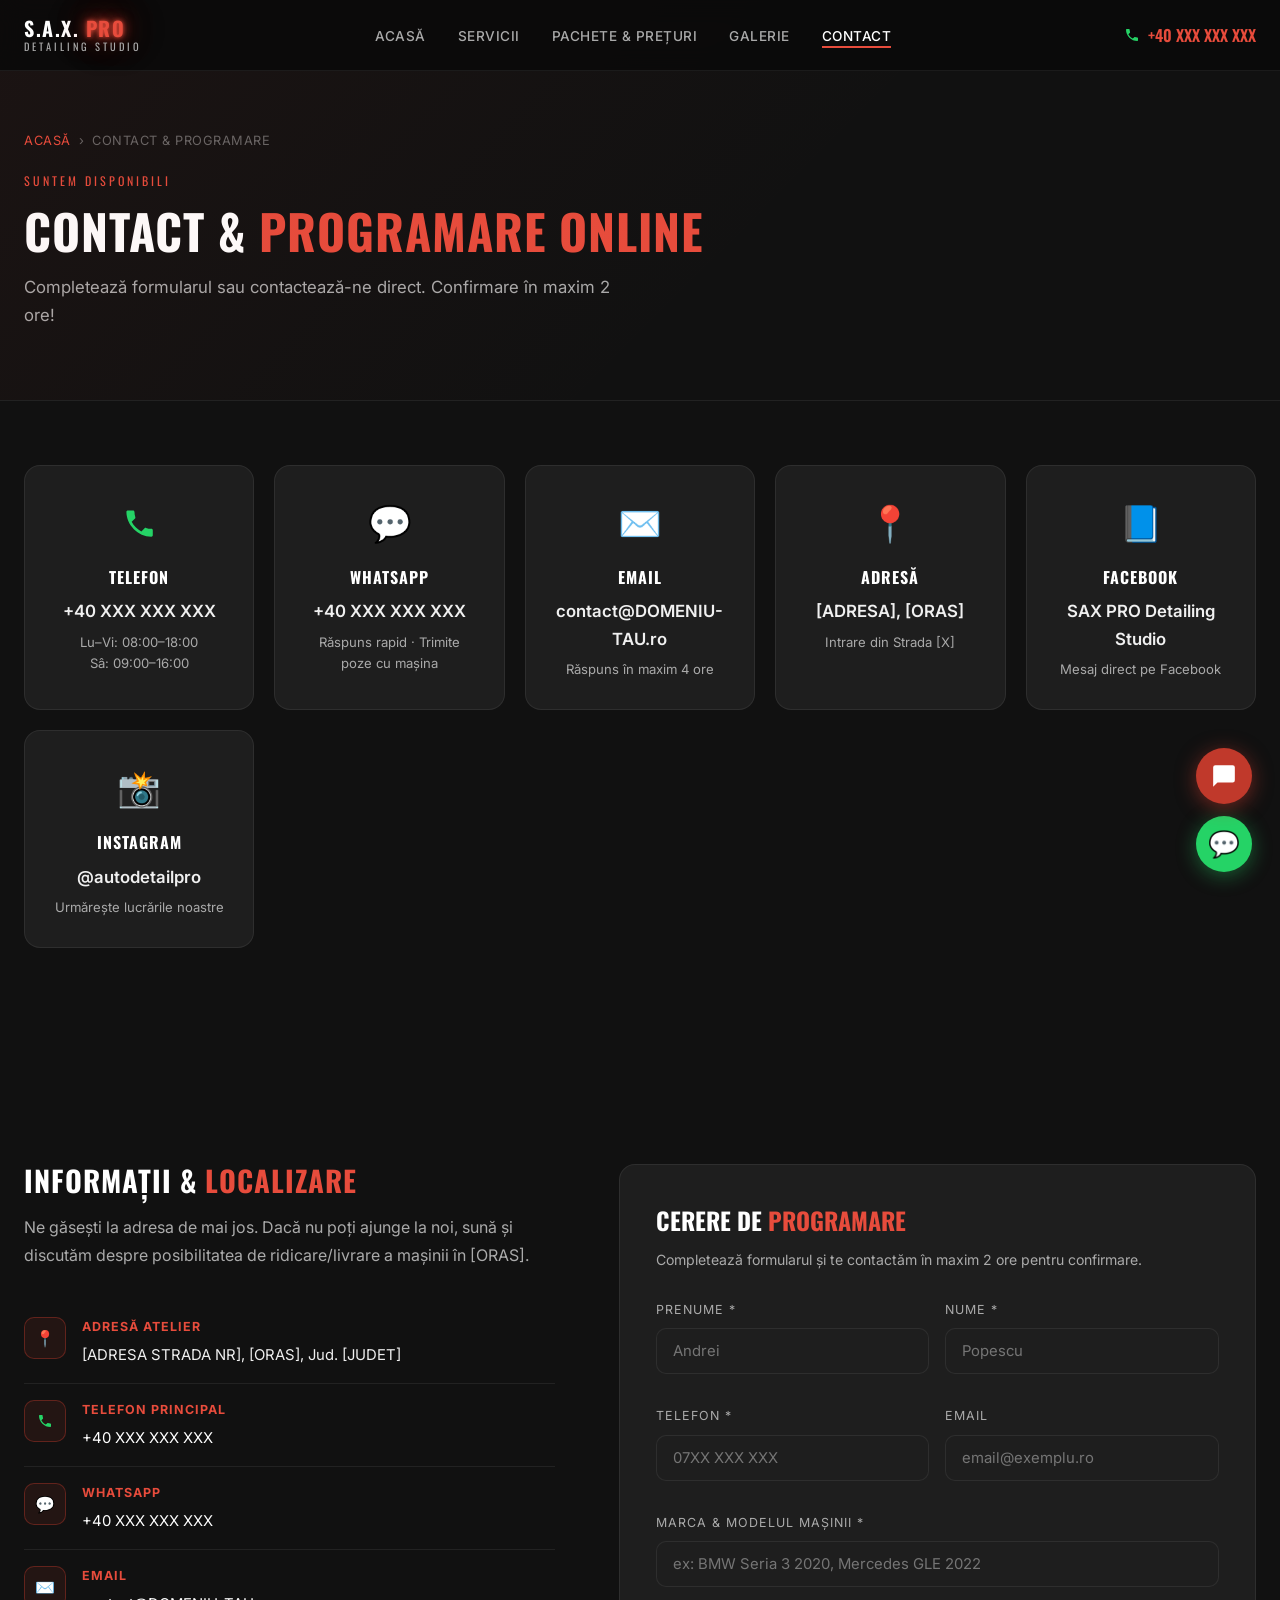
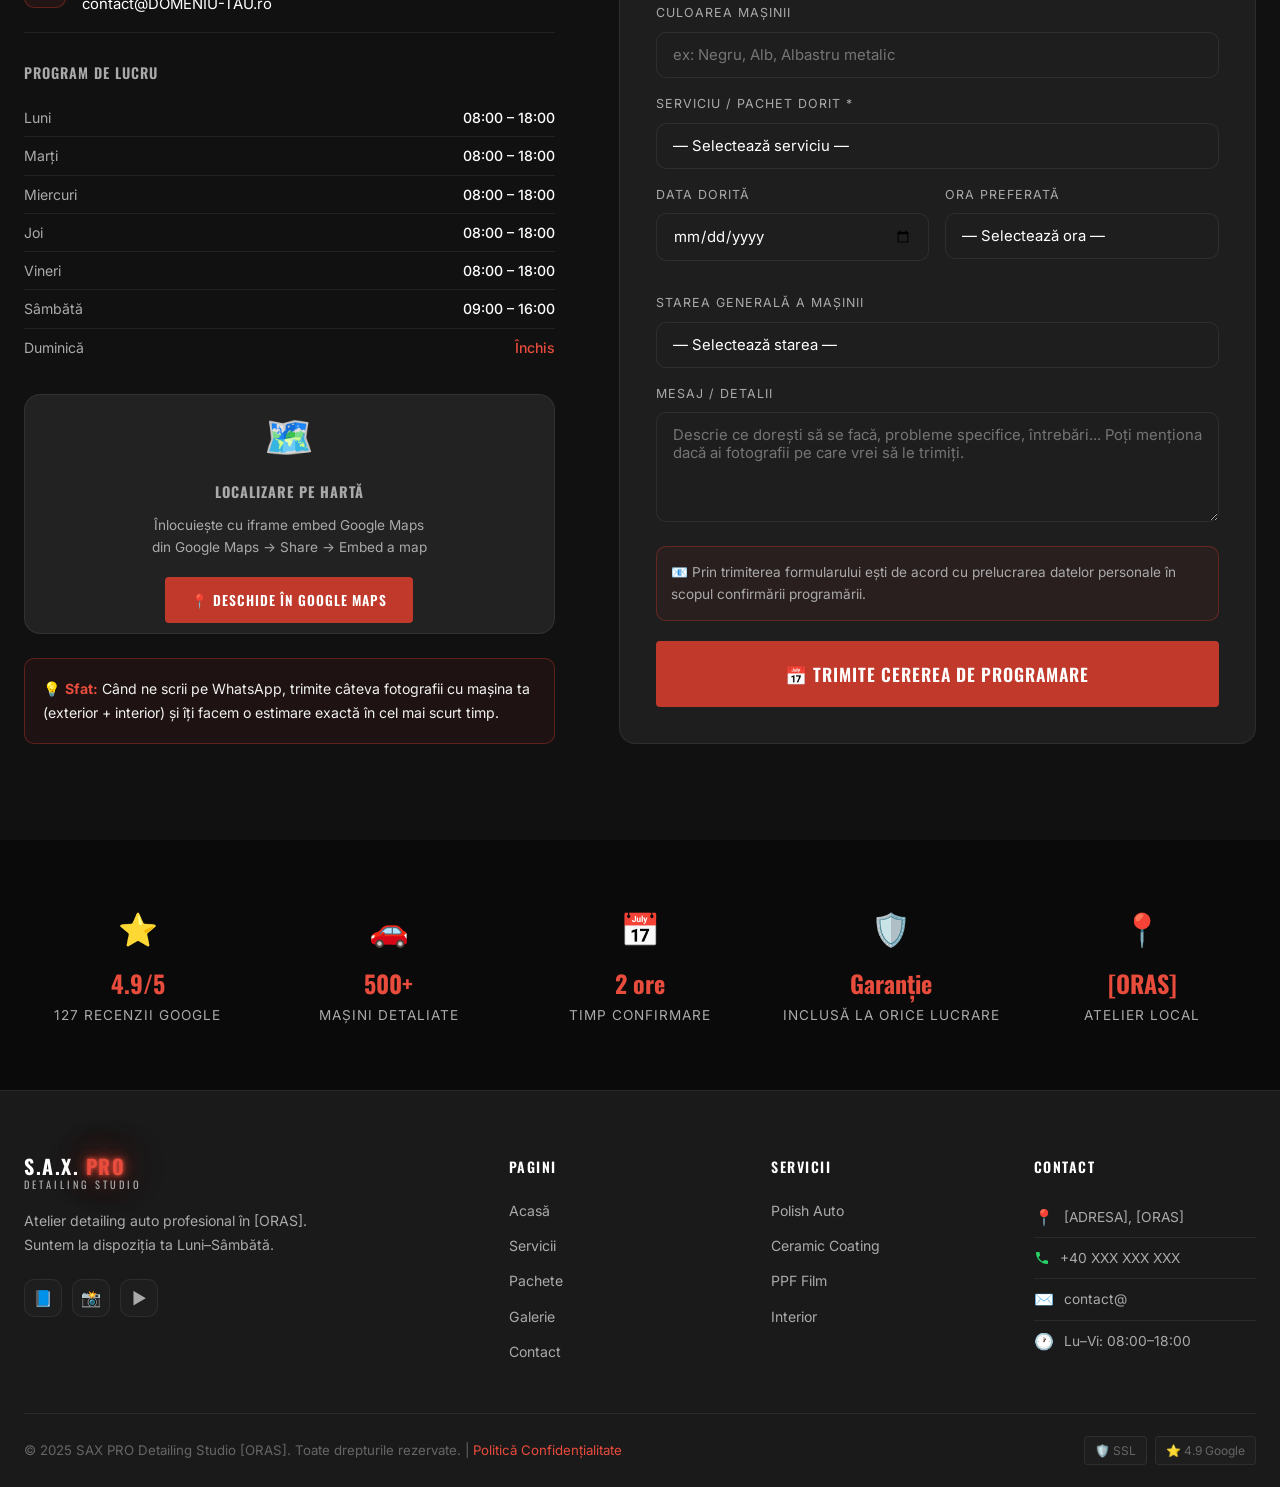
<file: website-detailing/contact.html>
﻿<!DOCTYPE html>
<html lang="ro">
<head>
  <meta charset="UTF-8">
  <meta name="viewport" content="width=device-width, initial-scale=1.0">
  <title>Contact & Programare Detailing Auto [ORAS] | SAX PRO Detailing Studio</title>
  <meta name="description" content="Programează online servicii de detailing auto în [ORAS]. Completează formularul sau sună la +40 XXX XXX XXX. Confirmare în 2 ore. Adresă: [ADRESA ORAS].">
  <meta name="keywords" content="contact detailing auto [oras], programare detailing auto, adresa atelier detailing [oras], telefon detailing auto [oras]">
  <meta name="robots" content="index, follow">
  <link rel="canonical" href="https://www.DOMENIU-TAU.ro/contact.html">
  <meta property="og:title" content="Contact & Programare | SAX PRO Detailing Studio [ORAS]">
  <meta property="og:description" content="Programează online sau sună acum. Confirmare în maxim 2 ore.">
  <meta property="og:type" content="website">
  <link rel="stylesheet" href="style.css">
  <style>
    .contact-method-card {
      background:var(--card-bg); border:1px solid var(--border); border-radius:var(--radius-lg);
      padding:28px; text-align:center; transition:var(--transition);
    }
    .contact-method-card:hover { border-color:var(--border-red); transform:translateY(-4px); box-shadow:var(--shadow-red); }
    .cm-icon { font-size:2.2rem; margin-bottom:12px; }
    .cm-title { font-family:var(--font-head); font-size:1rem; font-weight:700; text-transform:uppercase; letter-spacing:1px; margin-bottom:8px; }
    .cm-value { font-size:1.05rem; color:var(--off-white); font-weight:600; }
    .cm-desc { font-size:0.82rem; color:var(--gray); margin-top:6px; }
  </style>
  <script type="application/ld+json">
  {
    "@context": "https://schema.org",
    "@type": "BreadcrumbList",
    "itemListElement": [
      {"@type":"ListItem","position":1,"name":"Acasă","item":"https://www.DOMENIU-TAU.ro/"},
      {"@type":"ListItem","position":2,"name":"Contact","item":"https://www.DOMENIU-TAU.ro/contact.html"}
    ]
  }
  </script>
</head>
<body>

<nav class="navbar" id="navbar">
  <div class="container">
    <div class="nav-inner">
      <a href="index.html" class="nav-logo">
        <div class="logo-text"><span style="color:#fff">S.A.X.</span> <span class="neon-red">PRO</span><span class="logo-sub">detailing studio</span></div>
      </a>
      <ul class="nav-links">
        <li><a href="index.html">Acasă</a></li>
        <li><a href="servicii.html">Servicii</a></li>
        <li><a href="pachete.html">Pachete & Prețuri</a></li>
        <li><a href="galerie.html">Galerie</a></li>
        <li><a href="contact.html" class="active">Contact</a></li>
      </ul>
      <a href="tel:+40XXXXXXXXX" class="nav-phone-link"><svg class="ico-phone" viewBox="0 0 24 24" fill="currentColor" aria-hidden="true"><path d="M6.6 10.8c1.4 2.8 3.8 5.1 6.6 6.6l2.2-2.2c.3-.3.7-.4 1-.2 1.1.4 2.3.6 3.6.6.6 0 1 .4 1 1V20c0 .6-.4 1-1 1C11 21 3 13 3 4c0-.6.4-1 1-1h3.5c.6 0 1 .45 1 1 0 1.3.2 2.5.6 3.6.1.3 0 .7-.2 1L6.6 10.8z"/></svg> +40 XXX XXX XXX</a>
      <button class="nav-hamburger" id="hamburger" aria-label="Meniu" aria-expanded="false">
        <span></span><span></span><span></span>
      </button>
    </div>
    <nav class="nav-mobile" id="navMobile">
      <a href="index.html">🏠 Acasă</a>
      <a href="servicii.html">🔧 Servicii</a>
      <a href="pachete.html">💎 Pachete & Prețuri</a>
      <a href="galerie.html">📸 Galerie</a>
      <a href="contact.html">📍 Contact</a>
      <a href="tel:+40XXXXXXXXX"><svg class="ico-phone" viewBox="0 0 24 24" fill="currentColor" aria-hidden="true"><path d="M6.6 10.8c1.4 2.8 3.8 5.1 6.6 6.6l2.2-2.2c.3-.3.7-.4 1-.2 1.1.4 2.3.6 3.6.6.6 0 1 .4 1 1V20c0 .6-.4 1-1 1C11 21 3 13 3 4c0-.6.4-1 1-1h3.5c.6 0 1 .45 1 1 0 1.3.2 2.5.6 3.6.1.3 0 .7-.2 1L6.6 10.8z"/></svg> +40 XXX XXX XXX</a>
    </nav>
  </div>
</nav>

<section class="page-hero">
  <div class="container">
    <nav class="breadcrumb">
      <a href="index.html">Acasă</a><span>›</span><span>Contact & Programare</span>
    </nav>
    <p class="section-label">Suntem Disponibili</p>
    <h1 class="section-title">Contact &amp; <span>Programare Online</span></h1>
    <p class="section-desc">Completează formularul sau contactează-ne direct. Confirmare în maxim 2 ore!</p>
  </div>
</section>

<!-- Contact Methods -->
<section class="section-sm services" aria-label="Metode de contact">
  <div class="container">
    <div style="display:grid; grid-template-columns:repeat(auto-fit, minmax(220px,1fr)); gap:20px;" class="fade-up">
      <div class="contact-method-card">
        <div class="cm-icon"><svg class="ico-phone" viewBox="0 0 24 24" fill="currentColor" aria-hidden="true"><path d="M6.6 10.8c1.4 2.8 3.8 5.1 6.6 6.6l2.2-2.2c.3-.3.7-.4 1-.2 1.1.4 2.3.6 3.6.6.6 0 1 .4 1 1V20c0 .6-.4 1-1 1C11 21 3 13 3 4c0-.6.4-1 1-1h3.5c.6 0 1 .45 1 1 0 1.3.2 2.5.6 3.6.1.3 0 .7-.2 1L6.6 10.8z"/></svg></div>
        <div class="cm-title">Telefon</div>
        <!-- INLOCUIESTE: cu numarul real -->
        <div class="cm-value"><a href="tel:+40XXXXXXXXX" style="color:var(--off-white);">+40 XXX XXX XXX</a></div>
        <div class="cm-desc">Lu–Vi: 08:00–18:00<br>Sâ: 09:00–16:00</div>
      </div>
      <div class="contact-method-card">
        <div class="cm-icon">💬</div>
        <div class="cm-title">WhatsApp</div>
        <!-- INLOCUIESTE: cu numarul real (fara +) -->
        <div class="cm-value"><a href="https://wa.me/40XXXXXXXXX" target="_blank" rel="noopener" style="color:var(--off-white);">+40 XXX XXX XXX</a></div>
        <div class="cm-desc">Răspuns rapid · Trimite poze cu mașina</div>
      </div>
      <div class="contact-method-card">
        <div class="cm-icon">✉️</div>
        <div class="cm-title">Email</div>
        <!-- INLOCUIESTE: cu emailul real -->
        <div class="cm-value"><a href="mailto:contact@DOMENIU-TAU.ro" style="color:var(--off-white);">contact@DOMENIU-TAU.ro</a></div>
        <div class="cm-desc">Răspuns în maxim 4 ore</div>
      </div>
      <div class="contact-method-card">
        <div class="cm-icon">📍</div>
        <div class="cm-title">Adresă</div>
        <!-- INLOCUIESTE: cu adresa reala -->
        <div class="cm-value">[ADRESA], [ORAS]</div>
        <div class="cm-desc">Intrare din Strada [X]</div>
      </div>
      <div class="contact-method-card">
        <div class="cm-icon">📘</div>
        <div class="cm-title">Facebook</div>
        <!-- INLOCUIESTE: cu link-ul real -->
        <div class="cm-value"><a href="#" target="_blank" rel="noopener" style="color:var(--off-white);">SAX PRO Detailing Studio</a></div>
        <div class="cm-desc">Mesaj direct pe Facebook</div>
      </div>
      <div class="contact-method-card">
        <div class="cm-icon">📸</div>
        <div class="cm-title">Instagram</div>
        <!-- INLOCUIESTE: cu link-ul real -->
        <div class="cm-value"><a href="#" target="_blank" rel="noopener" style="color:var(--off-white);">@autodetailpro</a></div>
        <div class="cm-desc">Urmărește lucrările noastre</div>
      </div>
    </div>
  </div>
</section>

<!-- Main Contact Section -->
<section class="section contact" id="programare" style="background:var(--dark);" aria-labelledby="form-title">
  <div class="container">
    <div class="contact-wrap fade-up">
      <div class="contact-info-col">
        <h2 class="section-title" id="form-title" style="font-size:1.8rem;">Informații &amp; <span>Localizare</span></h2>
        <p style="color:var(--gray); margin:16px 0 32px; line-height:1.75;">
          Ne găsești la adresa de mai jos. Dacă nu poți ajunge la noi, sună și discutăm
          despre posibilitatea de ridicare/livrare a mașinii în [ORAS].
        </p>

        <div class="c-detail">
          <div class="c-icon">📍</div>
          <div class="c-info">
            <strong>Adresă Atelier</strong>
            <!-- INLOCUIESTE: cu adresa reala -->
            <span>[ADRESA STRADA NR], [ORAS], Jud. [JUDET]</span>
          </div>
        </div>
        <div class="c-detail">
          <div class="c-icon"><svg class="ico-phone" viewBox="0 0 24 24" fill="currentColor" aria-hidden="true"><path d="M6.6 10.8c1.4 2.8 3.8 5.1 6.6 6.6l2.2-2.2c.3-.3.7-.4 1-.2 1.1.4 2.3.6 3.6.6.6 0 1 .4 1 1V20c0 .6-.4 1-1 1C11 21 3 13 3 4c0-.6.4-1 1-1h3.5c.6 0 1 .45 1 1 0 1.3.2 2.5.6 3.6.1.3 0 .7-.2 1L6.6 10.8z"/></svg></div>
          <div class="c-info">
            <strong>Telefon Principal</strong>
            <span><a href="tel:+40XXXXXXXXX" style="color:var(--white);">+40 XXX XXX XXX</a></span>
          </div>
        </div>
        <div class="c-detail">
          <div class="c-icon">💬</div>
          <div class="c-info">
            <strong>WhatsApp</strong>
            <span><a href="https://wa.me/40XXXXXXXXX" target="_blank" rel="noopener" style="color:var(--white);">+40 XXX XXX XXX</a></span>
          </div>
        </div>
        <div class="c-detail">
          <div class="c-icon">✉️</div>
          <div class="c-info">
            <strong>Email</strong>
            <span><a href="mailto:contact@DOMENIU-TAU.ro" style="color:var(--white);">contact@DOMENIU-TAU.ro</a></span>
          </div>
        </div>

        <div class="hours-table" style="margin-top:28px;">
          <h4>Program de Lucru</h4>
          <ul>
            <li><span>Luni</span><span>08:00 – 18:00</span></li>
            <li><span>Marți</span><span>08:00 – 18:00</span></li>
            <li><span>Miercuri</span><span>08:00 – 18:00</span></li>
            <li><span>Joi</span><span>08:00 – 18:00</span></li>
            <li><span>Vineri</span><span>08:00 – 18:00</span></li>
            <li><span>Sâmbătă</span><span>09:00 – 16:00</span></li>
            <li><span>Duminică</span><span style="color:var(--red-light);">Închis</span></li>
          </ul>
        </div>

        <!-- Google Maps -->
        <!-- INLOCUIESTE: cu embed-ul real Google Maps (Settings > Share or embed map > Embed a map) -->
        <div class="map-wrap" style="margin-top:28px;">
          <div style="display:flex;align-items:center;justify-content:center;width:100%;height:100%;flex-direction:column;gap:10px;">
            <span style="font-size:2.5rem;">🗺️</span>
            <strong style="font-family:var(--font-head); text-transform:uppercase; letter-spacing:1px;">Localizare pe Hartă</strong>
            <span style="color:var(--gray); font-size:0.85rem; text-align:center;">Înlocuiește cu iframe embed Google Maps<br>din Google Maps → Share → Embed a map</span>
            <a href="https://maps.google.com/maps?q=[ADRESA]+[ORAS]+Romania" target="_blank" rel="noopener" class="btn btn-red" style="margin-top:8px; padding:10px 24px; font-size:0.85rem;">
              📍 Deschide în Google Maps
            </a>
          </div>
        </div>

        <div style="margin-top:24px; background:rgba(192,57,43,0.08); border:1px solid var(--border-red); border-radius:var(--radius); padding:18px;">
          <p style="font-size:0.88rem; color:var(--off-white); line-height:1.7;">
            💡 <strong style="color:var(--red-light);">Sfat:</strong> Când ne scrii pe WhatsApp, trimite câteva fotografii cu mașina ta (exterior + interior) și îți facem o estimare exactă în cel mai scurt timp.
          </p>
        </div>
      </div>

      <div class="contact-form-col">
        <div style="background:var(--card-bg); border:1px solid var(--border); border-radius:var(--radius-lg); padding:36px;">
          <h2 style="font-family:var(--font-head); font-size:1.5rem; text-transform:uppercase; margin-bottom:8px;">Cerere de <span style="color:var(--red-light);">Programare</span></h2>
          <p style="color:var(--gray); font-size:0.88rem; margin-bottom:28px;">Completează formularul și te contactăm în maxim 2 ore pentru confirmare.</p>

          <form id="contactForm" novalidate>
            <div class="f-row">
              <div class="f-group">
                <label for="fname">Prenume *</label>
                <input type="text" id="fname" name="fname" placeholder="Andrei" required autocomplete="given-name">
              </div>
              <div class="f-group">
                <label for="lname">Nume *</label>
                <input type="text" id="lname" name="lname" placeholder="Popescu" required autocomplete="family-name">
              </div>
            </div>
            <div class="f-row">
              <div class="f-group">
                <label for="phone">Telefon *</label>
                <input type="tel" id="phone" name="phone" placeholder="07XX XXX XXX" required autocomplete="tel">
              </div>
              <div class="f-group">
                <label for="email">Email</label>
                <input type="email" id="email" name="email" placeholder="email@exemplu.ro" autocomplete="email">
              </div>
            </div>
            <div class="f-group">
              <label for="masina">Marca & Modelul Mașinii *</label>
              <input type="text" id="masina" name="masina" placeholder="ex: BMW Seria 3 2020, Mercedes GLE 2022" required>
            </div>
            <div class="f-group">
              <label for="culoare">Culoarea Mașinii</label>
              <input type="text" id="culoare" name="culoare" placeholder="ex: Negru, Alb, Albastru metalic">
            </div>
            <div class="f-group">
              <label for="serviciu">Serviciu / Pachet Dorit *</label>
              <select id="serviciu" name="serviciu" required>
                <option value="">— Selectează serviciu —</option>
                <optgroup label="Pachete Complete">
                  <option value="basic">📦 Pachet Basic — 150 RON</option>
                  <option value="standard">📦 Pachet Standard — 350 RON</option>
                  <option value="premium">⭐ Pachet Premium — 800 RON</option>
                  <option value="diamond">💎 Pachet Diamond — 2500 RON</option>
                </optgroup>
                <optgroup label="Servicii Individuale">
                  <option value="polish">✨ Polish Auto</option>
                  <option value="ceramic">🛡️ Protecție Ceramică</option>
                  <option value="ppf">🎯 PPF Paint Protection</option>
                  <option value="interior">🪑 Detailing Interior</option>
                  <option value="motor">⚙️ Detailing Motor</option>
                  <option value="decontaminare">🧪 Decontaminare</option>
                </optgroup>
                <option value="oferta">🔧 Ofertă Personalizată</option>
              </select>
            </div>
            <div class="f-row">
              <div class="f-group">
                <label for="data">Data Dorită</label>
                <input type="date" id="data" name="data" min="">
              </div>
              <div class="f-group">
                <label for="ora">Ora Preferată</label>
                <select id="ora" name="ora">
                  <option value="">— Selectează ora —</option>
                  <option value="08:00">08:00</option>
                  <option value="09:00">09:00</option>
                  <option value="10:00">10:00</option>
                  <option value="11:00">11:00</option>
                  <option value="12:00">12:00</option>
                  <option value="14:00">14:00</option>
                  <option value="15:00">15:00</option>
                  <option value="16:00">16:00</option>
                </select>
              </div>
            </div>
            <div class="f-group">
              <label for="stare">Starea Generală a Mașinii</label>
              <select id="stare" name="stare">
                <option value="">— Selectează starea —</option>
                <option value="noua">Mașină nouă / ca nouă</option>
                <option value="buna">Bună — uzură normală</option>
                <option value="medie">Medie — necesită corecție</option>
                <option value="slaba">Slabă — multă uzură, scratches</option>
              </select>
            </div>
            <div class="f-group">
              <label for="mesaj">Mesaj / Detalii</label>
              <textarea id="mesaj" name="mesaj" placeholder="Descrie ce dorești să se facă, probleme specifice, întrebări... Poți menționa dacă ai fotografii pe care vrei să le trimiți."></textarea>
            </div>

            <div style="background:rgba(192,57,43,0.06); border:1px solid var(--border-red); border-radius:var(--radius); padding:14px; margin-bottom:20px; font-size:0.85rem; color:var(--gray);">
              📧 Prin trimiterea formularului ești de acord cu prelucrarea datelor personale în scopul confirmării programării.
            </div>

            <button type="submit" class="btn btn-red btn-lg" style="width:100%; justify-content:center;">
              📅 Trimite Cererea de Programare
            </button>
            <div class="f-success" id="formSuccess" role="alert">
              ✅ Cererea a fost trimisă cu succes! Te vom contacta telefonic în maxim 2 ore pentru confirmare.
            </div>
          </form>
        </div>
      </div>
    </div>
  </div>
</section>

<!-- Trust Signals -->
<section class="section-sm" style="background:var(--black);">
  <div class="container">
    <div style="display:grid; grid-template-columns:repeat(auto-fit, minmax(200px,1fr)); gap:24px; text-align:center;" class="fade-up">
      <div>
        <div style="font-size:2rem; margin-bottom:8px;">⭐</div>
        <div style="font-family:var(--font-head); font-size:1.5rem; font-weight:700; color:var(--red-light);">4.9/5</div>
        <div style="font-size:0.85rem; color:var(--gray); text-transform:uppercase; letter-spacing:1px;">127 Recenzii Google</div>
      </div>
      <div>
        <div style="font-size:2rem; margin-bottom:8px;">🚗</div>
        <div style="font-family:var(--font-head); font-size:1.5rem; font-weight:700; color:var(--red-light);">500+</div>
        <div style="font-size:0.85rem; color:var(--gray); text-transform:uppercase; letter-spacing:1px;">Mașini Detaliate</div>
      </div>
      <div>
        <div style="font-size:2rem; margin-bottom:8px;">📅</div>
        <div style="font-family:var(--font-head); font-size:1.5rem; font-weight:700; color:var(--red-light);">2 ore</div>
        <div style="font-size:0.85rem; color:var(--gray); text-transform:uppercase; letter-spacing:1px;">Timp Confirmare</div>
      </div>
      <div>
        <div style="font-size:2rem; margin-bottom:8px;">🛡️</div>
        <div style="font-family:var(--font-head); font-size:1.5rem; font-weight:700; color:var(--red-light);">Garanție</div>
        <div style="font-size:0.85rem; color:var(--gray); text-transform:uppercase; letter-spacing:1px;">Inclusă la Orice Lucrare</div>
      </div>
      <div>
        <div style="font-size:2rem; margin-bottom:8px;">📍</div>
        <div style="font-family:var(--font-head); font-size:1.5rem; font-weight:700; color:var(--red-light);">[ORAS]</div>
        <div style="font-size:0.85rem; color:var(--gray); text-transform:uppercase; letter-spacing:1px;">Atelier Local</div>
      </div>
    </div>
  </div>
</section>

<footer role="contentinfo">
  <div class="container">
    <div class="footer-grid">
      <div class="footer-brand">
        <a href="index.html" class="nav-logo"><div class="logo-text"><span style="color:#fff">S.A.X.</span> <span class="neon-red">PRO</span><span class="logo-sub">detailing studio</span></div></a>
        <p>Atelier detailing auto profesional în [ORAS]. Suntem la dispoziția ta Luni–Sâmbătă.</p>
        <div class="socials"><a href="#" class="social-link">📘</a><a href="#" class="social-link">📸</a><a href="#" class="social-link">▶️</a></div>
      </div>
      <div class="footer-col"><h4>Pagini</h4><ul><li><a href="index.html">Acasă</a></li><li><a href="servicii.html">Servicii</a></li><li><a href="pachete.html">Pachete</a></li><li><a href="galerie.html">Galerie</a></li><li><a href="contact.html">Contact</a></li></ul></div>
      <div class="footer-col"><h4>Servicii</h4><ul><li><a href="servicii.html#polish">Polish Auto</a></li><li><a href="servicii.html#ceramic">Ceramic Coating</a></li><li><a href="servicii.html#ppf">PPF Film</a></li><li><a href="servicii.html#interior">Interior</a></li></ul></div>
      <div class="footer-col"><h4>Contact</h4><div class="f-contact-item"><span>📍</span><span>[ADRESA], [ORAS]</span></div><div class="f-contact-item"><span><svg class="ico-phone" viewBox="0 0 24 24" fill="currentColor" aria-hidden="true"><path d="M6.6 10.8c1.4 2.8 3.8 5.1 6.6 6.6l2.2-2.2c.3-.3.7-.4 1-.2 1.1.4 2.3.6 3.6.6.6 0 1 .4 1 1V20c0 .6-.4 1-1 1C11 21 3 13 3 4c0-.6.4-1 1-1h3.5c.6 0 1 .45 1 1 0 1.3.2 2.5.6 3.6.1.3 0 .7-.2 1L6.6 10.8z"/></svg></span><a href="tel:+40XXXXXXXXX">+40 XXX XXX XXX</a></div><div class="f-contact-item"><span>✉️</span><a href="mailto:contact@DOMENIU-TAU.ro">contact@</a></div><div class="f-contact-item"><span>🕐</span><span>Lu–Vi: 08:00–18:00</span></div></div>
    </div>
    <div class="footer-bottom">
      <p>© 2025 SAX PRO Detailing Studio [ORAS]. Toate drepturile rezervate. | <a href="#">Politică Confidențialitate</a></p>
      <div class="footer-badges"><span class="footer-badge">🛡️ SSL</span><span class="footer-badge">⭐ 4.9 Google</span></div>
    </div>
  </div>
</footer>

<a href="https://wa.me/40XXXXXXXXX?text=Bună! Vreau să fac o programare pentru detailing auto." class="wa-float">💬</a>

<script src="script.js"></script>
<script>
  // Set minimum date for the booking calendar to today
  const dataInput = document.getElementById('data');
  if (dataInput) {
    const today = new Date();
    const yyyy = today.getFullYear();
    const mm = String(today.getMonth() + 1).padStart(2, '0');
    const dd = String(today.getDate() + 1).padStart(2, '0');
    dataInput.min = `${yyyy}-${mm}-${dd}`;
  }
</script>
</body>
</html>
</file>
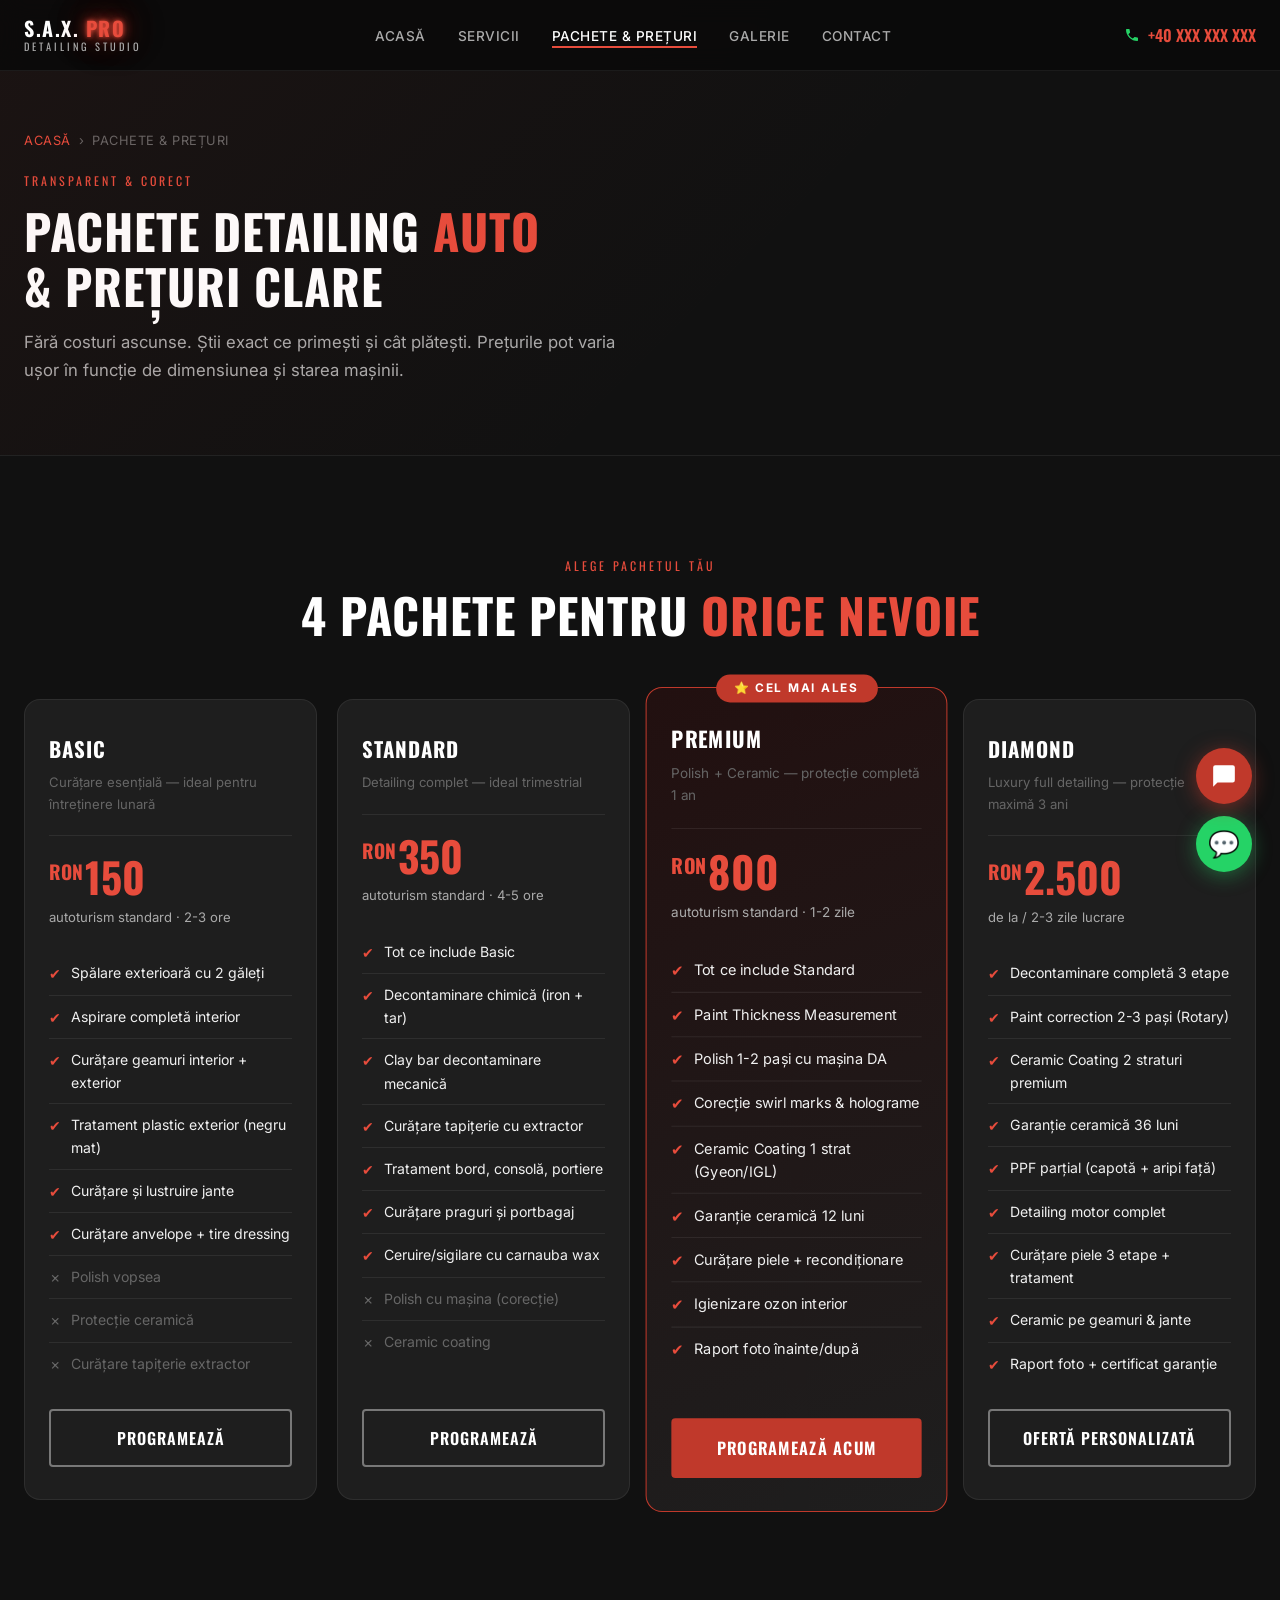
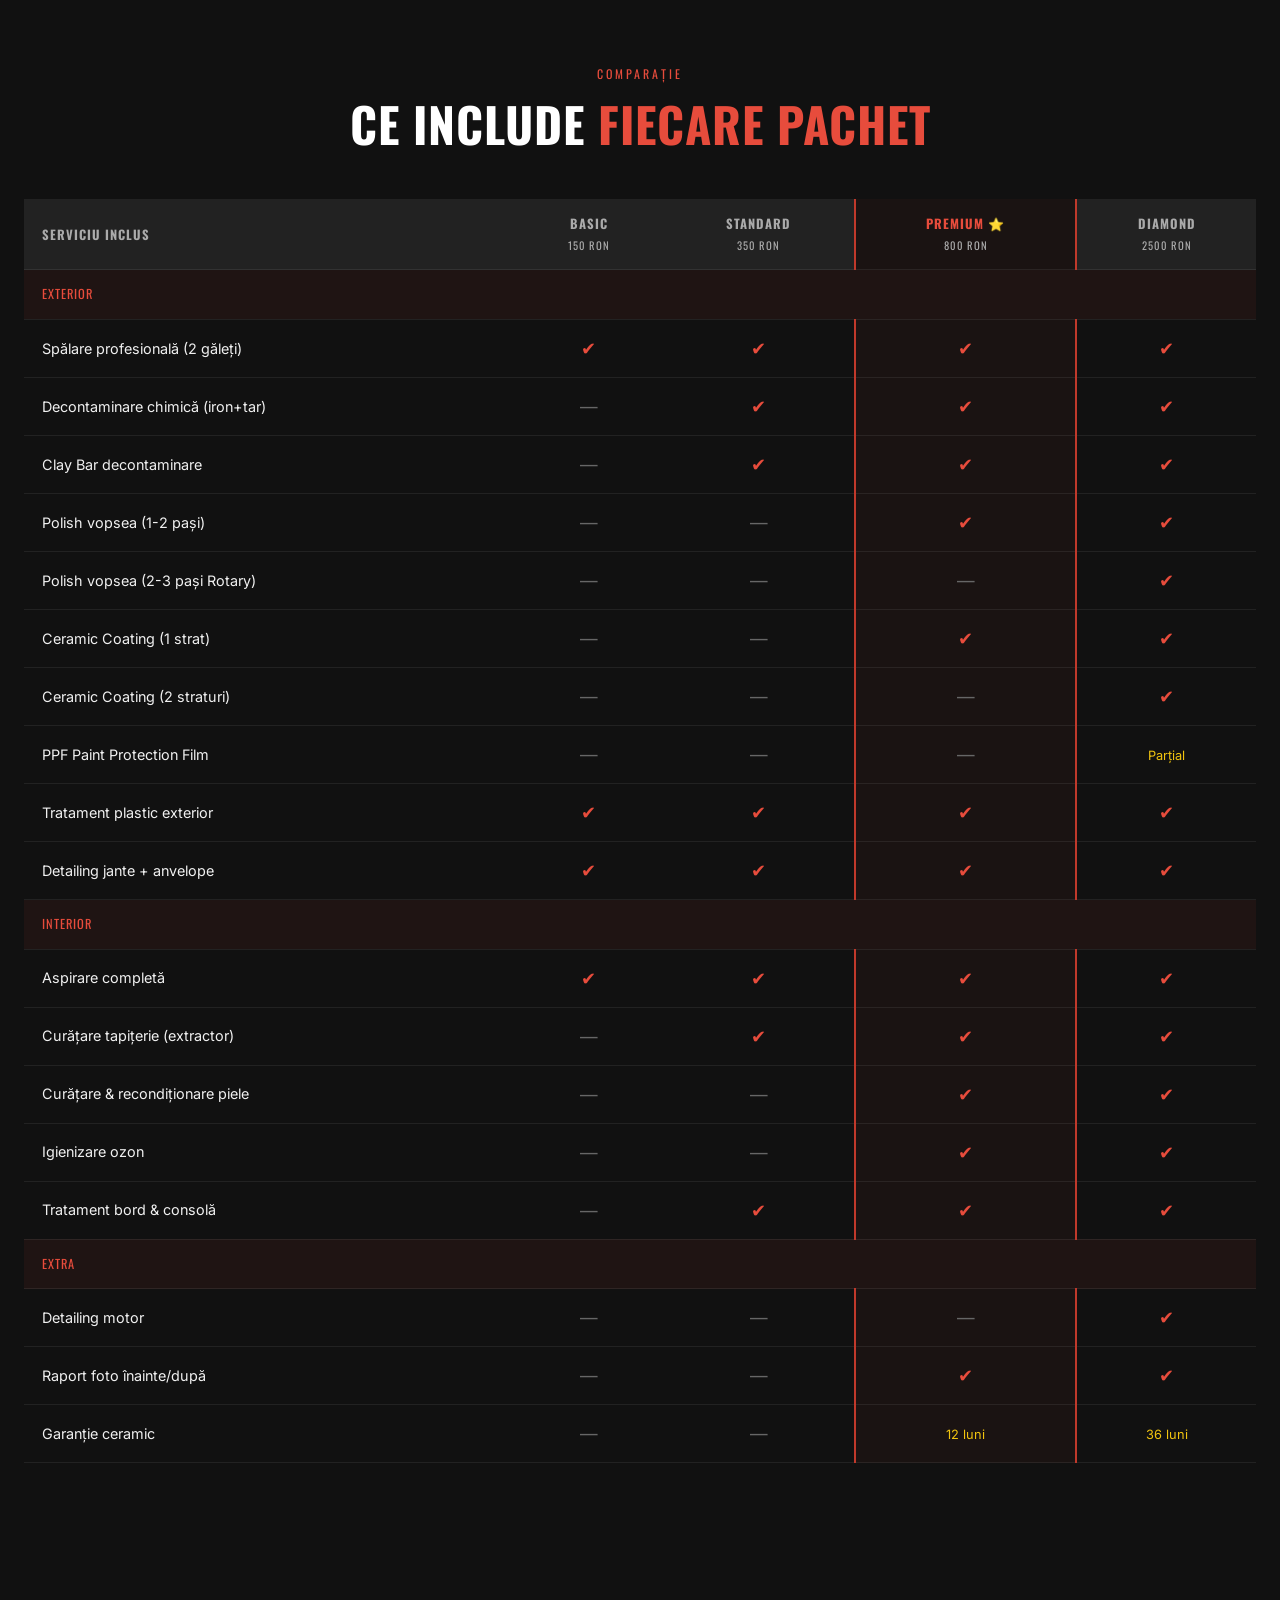
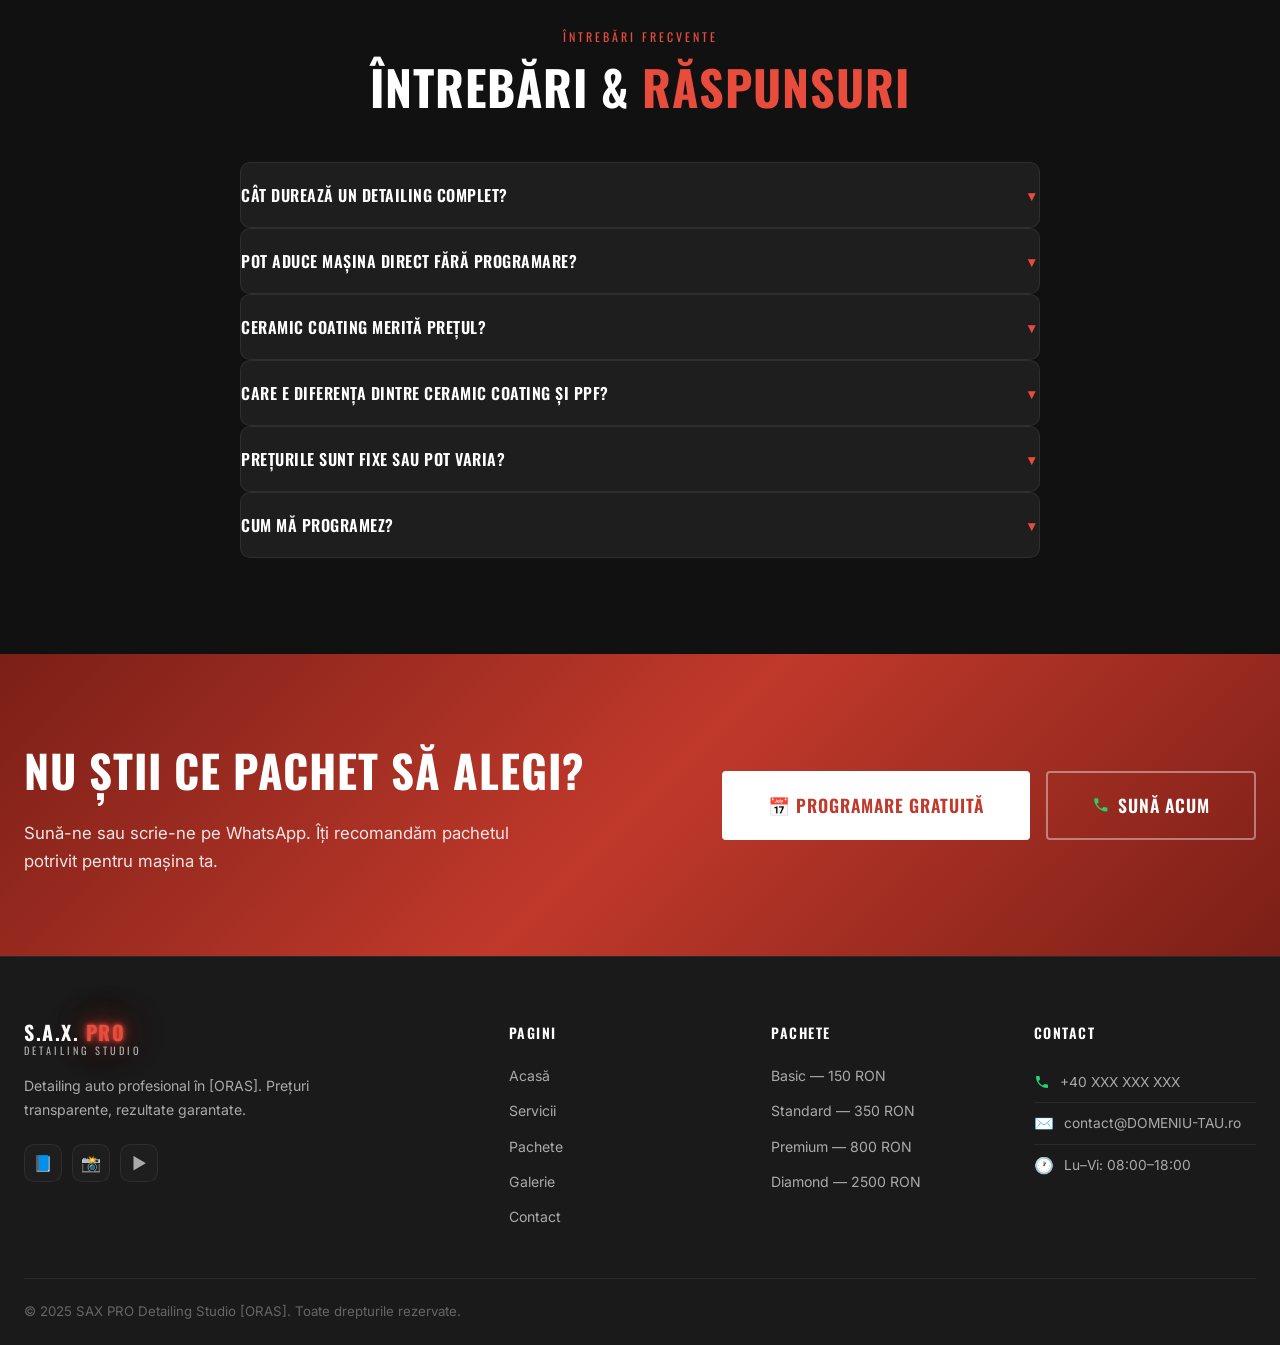
<file: website-detailing/pachete.html>
﻿<!DOCTYPE html>
<html lang="ro">
<head>
  <meta charset="UTF-8">
  <meta name="viewport" content="width=device-width, initial-scale=1.0">
  <title>Pachete & Prețuri Detailing Auto [ORAS] | SAX PRO Detailing Studio — De la 150 RON</title>
  <meta name="description" content="Pachete detailing auto în [ORAS]: Basic 150 RON, Standard 350 RON, Premium 800 RON, Diamond 2500 RON. Prețuri transparente, fără costuri ascunse. Programare online!">
  <meta name="keywords" content="pret detailing auto [oras], pachete detailing, cat costa polish auto, pret ceramic coating, pret curatare interior masina, detailing auto ieftin [oras]">
  <meta name="robots" content="index, follow">
  <link rel="canonical" href="https://www.DOMENIU-TAU.ro/pachete.html">
  <meta property="og:title" content="Pachete & Prețuri Detailing Auto | SAX PRO Detailing Studio">
  <meta property="og:description" content="4 pachete detailing auto la prețuri transparente. De la 150 RON. Programare online disponibilă.">
  <meta property="og:type" content="website">
  <link rel="stylesheet" href="style.css">
  <style>
    .compare-table { width:100%; border-collapse:collapse; margin-top:48px; }
    .compare-table th, .compare-table td { padding:14px 18px; border-bottom:1px solid var(--border); font-size:0.9rem; text-align:left; }
    .compare-table thead th { background:var(--dark-3); font-family:var(--font-head); text-transform:uppercase; letter-spacing:1px; font-size:0.8rem; color:var(--gray); }
    .compare-table thead th:not(:first-child) { text-align:center; }
    .compare-table td:not(:first-child) { text-align:center; }
    .compare-table .feature-name { color:var(--off-white); }
    .compare-table .feature-cat { background:rgba(192,57,43,0.08); color:var(--red-light); font-family:var(--font-head); font-size:0.78rem; text-transform:uppercase; letter-spacing:1px; }
    .compare-table .yes { color:var(--red-light); font-size:1.1rem; }
    .compare-table .no { color:var(--gray-dark); font-size:1.1rem; }
    .compare-table .partial { color:var(--gold); font-size:0.8rem; }
    .compare-table .featured-col { background:rgba(192,57,43,0.05); border-left:2px solid var(--red); border-right:2px solid var(--red); }
    .faq-item { border-bottom:1px solid var(--border); }
    .faq-q { width:100%; background:none; border:none; color:var(--white); font-family:var(--font-head); font-size:1rem; font-weight:600; text-transform:uppercase; letter-spacing:0.5px; text-align:left; padding:20px 0; cursor:pointer; display:flex; justify-content:space-between; align-items:center; transition:color 0.3s; }
    .faq-q:hover { color:var(--red-light); }
    .faq-q .arrow { transition:transform 0.3s; font-size:0.85rem; color:var(--red-light); }
    .faq-q.open .arrow { transform:rotate(180deg); }
    .faq-a { display:none; padding:0 0 20px; color:var(--gray); line-height:1.75; font-size:0.93rem; }
    .faq-a.show { display:block; }
  </style>
  <script type="application/ld+json">
  {
    "@context": "https://schema.org",
    "@type": "BreadcrumbList",
    "itemListElement": [
      {"@type":"ListItem","position":1,"name":"Acasă","item":"https://www.DOMENIU-TAU.ro/"},
      {"@type":"ListItem","position":2,"name":"Pachete & Prețuri","item":"https://www.DOMENIU-TAU.ro/pachete.html"}
    ]
  }
  </script>
</head>
<body>

<nav class="navbar" id="navbar">
  <div class="container">
    <div class="nav-inner">
      <a href="index.html" class="nav-logo">
        <div class="logo-text"><span style="color:#fff">S.A.X.</span> <span class="neon-red">PRO</span><span class="logo-sub">detailing studio</span></div>
      </a>
      <ul class="nav-links">
        <li><a href="index.html">Acasă</a></li>
        <li><a href="servicii.html">Servicii</a></li>
        <li><a href="pachete.html" class="active">Pachete & Prețuri</a></li>
        <li><a href="galerie.html">Galerie</a></li>
        <li><a href="contact.html">Contact</a></li>
      </ul>
      <a href="tel:+40XXXXXXXXX" class="nav-phone-link"><svg class="ico-phone" viewBox="0 0 24 24" fill="currentColor" aria-hidden="true"><path d="M6.6 10.8c1.4 2.8 3.8 5.1 6.6 6.6l2.2-2.2c.3-.3.7-.4 1-.2 1.1.4 2.3.6 3.6.6.6 0 1 .4 1 1V20c0 .6-.4 1-1 1C11 21 3 13 3 4c0-.6.4-1 1-1h3.5c.6 0 1 .45 1 1 0 1.3.2 2.5.6 3.6.1.3 0 .7-.2 1L6.6 10.8z"/></svg> +40 XXX XXX XXX</a>
      <button class="nav-hamburger" id="hamburger" aria-label="Meniu" aria-expanded="false">
        <span></span><span></span><span></span>
      </button>
    </div>
    <nav class="nav-mobile" id="navMobile">
      <a href="index.html">🏠 Acasă</a>
      <a href="servicii.html">🔧 Servicii</a>
      <a href="pachete.html">💎 Pachete & Prețuri</a>
      <a href="galerie.html">📸 Galerie</a>
      <a href="contact.html">📍 Contact</a>
      <a href="tel:+40XXXXXXXXX"><svg class="ico-phone" viewBox="0 0 24 24" fill="currentColor" aria-hidden="true"><path d="M6.6 10.8c1.4 2.8 3.8 5.1 6.6 6.6l2.2-2.2c.3-.3.7-.4 1-.2 1.1.4 2.3.6 3.6.6.6 0 1 .4 1 1V20c0 .6-.4 1-1 1C11 21 3 13 3 4c0-.6.4-1 1-1h3.5c.6 0 1 .45 1 1 0 1.3.2 2.5.6 3.6.1.3 0 .7-.2 1L6.6 10.8z"/></svg> +40 XXX XXX XXX</a>
    </nav>
  </div>
</nav>

<section class="page-hero">
  <div class="container">
    <nav class="breadcrumb">
      <a href="index.html">Acasă</a><span>›</span><span>Pachete & Prețuri</span>
    </nav>
    <p class="section-label">Transparent & Corect</p>
    <h1 class="section-title">Pachete Detailing <span>Auto</span><br>& Prețuri Clare</h1>
    <p class="section-desc">Fără costuri ascunse. Știi exact ce primești și cât plătești. Prețurile pot varia ușor în funcție de dimensiunea și starea mașinii.</p>
  </div>
</section>

<!-- Packages -->
<section class="section packages" aria-labelledby="pkg-title">
  <div class="container">
    <div class="text-center fade-up" style="margin-bottom:56px;">
      <p class="section-label">Alege Pachetul Tău</p>
      <h2 class="section-title" id="pkg-title">4 Pachete pentru <span>Orice Nevoie</span></h2>
    </div>
    <div class="packages-grid fade-up">

      <div class="package-card">
        <div class="pkg-name">Basic</div>
        <div class="pkg-tagline">Curățare esențială — ideal pentru întreținere lunară</div>
        <div class="pkg-price">
          <span class="price"><span class="currency">RON</span>150</span>
          <div class="per">autoturism standard · 2-3 ore</div>
        </div>
        <ul class="pkg-features">
          <li><span class="ck">✔</span> Spălare exterioară cu 2 găleți</li>
          <li><span class="ck">✔</span> Aspirare completă interior</li>
          <li><span class="ck">✔</span> Curățare geamuri interior + exterior</li>
          <li><span class="ck">✔</span> Tratament plastic exterior (negru mat)</li>
          <li><span class="ck">✔</span> Curățare și lustruire jante</li>
          <li><span class="ck">✔</span> Curățare anvelope + tire dressing</li>
          <li><span class="xx gray">✗</span> <span class="gray">Polish vopsea</span></li>
          <li><span class="xx gray">✗</span> <span class="gray">Protecție ceramică</span></li>
          <li><span class="xx gray">✗</span> <span class="gray">Curățare tapițerie extractor</span></li>
        </ul>
        <a href="contact.html" class="btn btn-outline" style="width:100%; justify-content:center;">Programează</a>
      </div>

      <div class="package-card">
        <div class="pkg-name">Standard</div>
        <div class="pkg-tagline">Detailing complet — ideal trimestrial</div>
        <div class="pkg-price">
          <span class="price"><span class="currency">RON</span>350</span>
          <div class="per">autoturism standard · 4-5 ore</div>
        </div>
        <ul class="pkg-features">
          <li><span class="ck">✔</span> Tot ce include Basic</li>
          <li><span class="ck">✔</span> Decontaminare chimică (iron + tar)</li>
          <li><span class="ck">✔</span> Clay bar decontaminare mecanică</li>
          <li><span class="ck">✔</span> Curățare tapițerie cu extractor</li>
          <li><span class="ck">✔</span> Tratament bord, consolă, portiere</li>
          <li><span class="ck">✔</span> Curățare praguri și portbagaj</li>
          <li><span class="ck">✔</span> Ceruire/sigilare cu carnauba wax</li>
          <li><span class="xx gray">✗</span> <span class="gray">Polish cu mașina (corecție)</span></li>
          <li><span class="xx gray">✗</span> <span class="gray">Ceramic coating</span></li>
        </ul>
        <a href="contact.html" class="btn btn-outline" style="width:100%; justify-content:center;">Programează</a>
      </div>

      <div class="package-card featured">
        <div class="pkg-badge">⭐ Cel Mai Ales</div>
        <div class="pkg-name">Premium</div>
        <div class="pkg-tagline">Polish + Ceramic — protecție completă 1 an</div>
        <div class="pkg-price">
          <span class="price"><span class="currency">RON</span>800</span>
          <div class="per">autoturism standard · 1-2 zile</div>
        </div>
        <ul class="pkg-features">
          <li><span class="ck">✔</span> Tot ce include Standard</li>
          <li><span class="ck">✔</span> Paint Thickness Measurement</li>
          <li><span class="ck">✔</span> Polish 1-2 pași cu mașina DA</li>
          <li><span class="ck">✔</span> Corecție swirl marks & holograme</li>
          <li><span class="ck">✔</span> Ceramic Coating 1 strat (Gyeon/IGL)</li>
          <li><span class="ck">✔</span> Garanție ceramică 12 luni</li>
          <li><span class="ck">✔</span> Curățare piele + recondiționare</li>
          <li><span class="ck">✔</span> Igienizare ozon interior</li>
          <li><span class="ck">✔</span> Raport foto înainte/după</li>
        </ul>
        <a href="contact.html" class="btn btn-red" style="width:100%; justify-content:center;">Programează Acum</a>
      </div>

      <div class="package-card">
        <div class="pkg-name">Diamond</div>
        <div class="pkg-tagline">Luxury full detailing — protecție maximă 3 ani</div>
        <div class="pkg-price">
          <span class="price"><span class="currency">RON</span>2.500</span>
          <div class="per">de la / 2-3 zile lucrare</div>
        </div>
        <ul class="pkg-features">
          <li><span class="ck">✔</span> Decontaminare completă 3 etape</li>
          <li><span class="ck">✔</span> Paint correction 2-3 pași (Rotary)</li>
          <li><span class="ck">✔</span> Ceramic Coating 2 straturi premium</li>
          <li><span class="ck">✔</span> Garanție ceramică 36 luni</li>
          <li><span class="ck">✔</span> PPF parțial (capotă + aripi față)</li>
          <li><span class="ck">✔</span> Detailing motor complet</li>
          <li><span class="ck">✔</span> Curățare piele 3 etape + tratament</li>
          <li><span class="ck">✔</span> Ceramic pe geamuri & jante</li>
          <li><span class="ck">✔</span> Raport foto + certificat garanție</li>
        </ul>
        <a href="contact.html" class="btn btn-outline" style="width:100%; justify-content:center;">Ofertă Personalizată</a>
      </div>
    </div>
  </div>
</section>

<!-- Compare Table -->
<section class="section-sm" style="background:var(--dark);">
  <div class="container">
    <div class="text-center fade-up">
      <p class="section-label">Comparație</p>
      <h2 class="section-title">Ce Include <span>Fiecare Pachet</span></h2>
    </div>
    <div style="overflow-x:auto; margin-top:0;">
      <table class="compare-table fade-up" aria-label="Tabel comparativ pachete detailing">
        <thead>
          <tr>
            <th>Serviciu Inclus</th>
            <th>Basic<br><small style="color:var(--gray);font-weight:400;">150 RON</small></th>
            <th>Standard<br><small style="color:var(--gray);font-weight:400;">350 RON</small></th>
            <th class="featured-col" style="color:var(--red-light);">Premium ⭐<br><small style="color:var(--gray);font-weight:400;">800 RON</small></th>
            <th>Diamond<br><small style="color:var(--gray);font-weight:400;">2500 RON</small></th>
          </tr>
        </thead>
        <tbody>
          <tr><td colspan="5" class="feature-cat">Exterior</td></tr>
          <tr><td class="feature-name">Spălare profesională (2 găleți)</td><td><span class="yes">✔</span></td><td><span class="yes">✔</span></td><td class="featured-col"><span class="yes">✔</span></td><td><span class="yes">✔</span></td></tr>
          <tr><td class="feature-name">Decontaminare chimică (iron+tar)</td><td><span class="no">—</span></td><td><span class="yes">✔</span></td><td class="featured-col"><span class="yes">✔</span></td><td><span class="yes">✔</span></td></tr>
          <tr><td class="feature-name">Clay Bar decontaminare</td><td><span class="no">—</span></td><td><span class="yes">✔</span></td><td class="featured-col"><span class="yes">✔</span></td><td><span class="yes">✔</span></td></tr>
          <tr><td class="feature-name">Polish vopsea (1-2 pași)</td><td><span class="no">—</span></td><td><span class="no">—</span></td><td class="featured-col"><span class="yes">✔</span></td><td><span class="yes">✔</span></td></tr>
          <tr><td class="feature-name">Polish vopsea (2-3 pași Rotary)</td><td><span class="no">—</span></td><td><span class="no">—</span></td><td class="featured-col"><span class="no">—</span></td><td><span class="yes">✔</span></td></tr>
          <tr><td class="feature-name">Ceramic Coating (1 strat)</td><td><span class="no">—</span></td><td><span class="no">—</span></td><td class="featured-col"><span class="yes">✔</span></td><td><span class="yes">✔</span></td></tr>
          <tr><td class="feature-name">Ceramic Coating (2 straturi)</td><td><span class="no">—</span></td><td><span class="no">—</span></td><td class="featured-col"><span class="no">—</span></td><td><span class="yes">✔</span></td></tr>
          <tr><td class="feature-name">PPF Paint Protection Film</td><td><span class="no">—</span></td><td><span class="no">—</span></td><td class="featured-col"><span class="no">—</span></td><td><span class="partial">Parțial</span></td></tr>
          <tr><td class="feature-name">Tratament plastic exterior</td><td><span class="yes">✔</span></td><td><span class="yes">✔</span></td><td class="featured-col"><span class="yes">✔</span></td><td><span class="yes">✔</span></td></tr>
          <tr><td class="feature-name">Detailing jante + anvelope</td><td><span class="yes">✔</span></td><td><span class="yes">✔</span></td><td class="featured-col"><span class="yes">✔</span></td><td><span class="yes">✔</span></td></tr>

          <tr><td colspan="5" class="feature-cat">Interior</td></tr>
          <tr><td class="feature-name">Aspirare completă</td><td><span class="yes">✔</span></td><td><span class="yes">✔</span></td><td class="featured-col"><span class="yes">✔</span></td><td><span class="yes">✔</span></td></tr>
          <tr><td class="feature-name">Curățare tapițerie (extractor)</td><td><span class="no">—</span></td><td><span class="yes">✔</span></td><td class="featured-col"><span class="yes">✔</span></td><td><span class="yes">✔</span></td></tr>
          <tr><td class="feature-name">Curățare & recondiționare piele</td><td><span class="no">—</span></td><td><span class="no">—</span></td><td class="featured-col"><span class="yes">✔</span></td><td><span class="yes">✔</span></td></tr>
          <tr><td class="feature-name">Igienizare ozon</td><td><span class="no">—</span></td><td><span class="no">—</span></td><td class="featured-col"><span class="yes">✔</span></td><td><span class="yes">✔</span></td></tr>
          <tr><td class="feature-name">Tratament bord & consolă</td><td><span class="no">—</span></td><td><span class="yes">✔</span></td><td class="featured-col"><span class="yes">✔</span></td><td><span class="yes">✔</span></td></tr>

          <tr><td colspan="5" class="feature-cat">Extra</td></tr>
          <tr><td class="feature-name">Detailing motor</td><td><span class="no">—</span></td><td><span class="no">—</span></td><td class="featured-col"><span class="no">—</span></td><td><span class="yes">✔</span></td></tr>
          <tr><td class="feature-name">Raport foto înainte/după</td><td><span class="no">—</span></td><td><span class="no">—</span></td><td class="featured-col"><span class="yes">✔</span></td><td><span class="yes">✔</span></td></tr>
          <tr><td class="feature-name">Garanție ceramic</td><td><span class="no">—</span></td><td><span class="no">—</span></td><td class="featured-col"><span class="partial">12 luni</span></td><td><span class="partial">36 luni</span></td></tr>
        </tbody>
      </table>
    </div>
  </div>
</section>

<!-- FAQ -->
<section class="section services" aria-labelledby="faq-title">
  <div class="container">
    <div class="text-center fade-up">
      <p class="section-label">Întrebări Frecvente</p>
      <h2 class="section-title" id="faq-title">Întrebări & <span>Răspunsuri</span></h2>
    </div>
    <div style="max-width:800px; margin:48px auto 0;" class="fade-up">

      <div class="faq-item">
        <button class="faq-q" onclick="toggleFaq(this)">Cât durează un detailing complet? <span class="arrow">▼</span></button>
        <div class="faq-a">Depinde de pachet și de starea mașinii. Pachetul Basic durează 2-3 ore, Standard 4-5 ore, Premium 1-2 zile, Diamond 2-3 zile. Te informăm exact la programare.</div>
      </div>

      <div class="faq-item">
        <button class="faq-q" onclick="toggleFaq(this)">Pot aduce mașina direct fără programare? <span class="arrow">▼</span></button>
        <div class="faq-a">Nu recomandăm, deoarece fiecare lucrare necesită timp alocat specific. Programarea online sau telefonică garantează că echipa este pregătită pentru mașina ta. Dacă vrei să vii fără programare, sună mai întâi să verificăm disponibilitatea.</div>
      </div>

      <div class="faq-item">
        <button class="faq-q" onclick="toggleFaq(this)">Ceramic coating merită prețul? <span class="arrow">▼</span></button>
        <div class="faq-a">Da. Un ceramic coating de calitate durează 1-5 ani și reduce semnificativ efortul de întreținere (mașina se murdărește mai greu și se spală mai ușor). Pe termen lung, costul per lună este mai mic decât cera regulată și protejează valoarea mașinii.</div>
      </div>

      <div class="faq-item">
        <button class="faq-q" onclick="toggleFaq(this)">Care e diferența dintre ceramic coating și PPF? <span class="arrow">▼</span></button>
        <div class="faq-a">Ceramic coating este un strat chimic nano care oferă hidrofobicitate și protecție chimică. PPF este o folie fizică groasă care protejează și împotriva impactului mecanic (pietricele, zgârieturi). Combinat, oferă protecția maximă posibilă.</div>
      </div>

      <div class="faq-item">
        <button class="faq-q" onclick="toggleFaq(this)">Prețurile sunt fixe sau pot varia? <span class="arrow">▼</span></button>
        <div class="faq-a">Prețurile afișate sunt pentru autoturisme standard de dimensiuni medii (sedan/hatchback). Pentru SUV-uri mari, van-uri sau mașini cu stare proastă a vopselei, prețul poate fi ușor mai mare. Îți trimitem o ofertă exactă după ce ne trimiți câteva fotografii.</div>
      </div>

      <div class="faq-item">
        <button class="faq-q" onclick="toggleFaq(this)">Cum mă programez? <span class="arrow">▼</span></button>
        <div class="faq-a">Poți folosi formularul de pe pagina Contact, poți suna direct la numărul nostru sau ne poți scrie pe WhatsApp. Confirmăm programarea în maxim 2 ore și îți trimitem toate detaliile necesare.</div>
      </div>

    </div>
  </div>
</section>

<div class="cta-banner">
  <div class="container">
    <div class="cta-inner">
      <div class="cta-text">
        <h2>Nu Știi Ce Pachet Să Alegi?</h2>
        <p>Sună-ne sau scrie-ne pe WhatsApp. Îți recomandăm pachetul potrivit pentru mașina ta.</p>
      </div>
      <div class="cta-btns">
        <a href="contact.html" class="btn btn-white btn-lg">📅 Programare Gratuită</a>
        <a href="tel:+40XXXXXXXXX" class="btn btn-outline btn-lg"><svg class="ico-phone" viewBox="0 0 24 24" fill="currentColor" aria-hidden="true"><path d="M6.6 10.8c1.4 2.8 3.8 5.1 6.6 6.6l2.2-2.2c.3-.3.7-.4 1-.2 1.1.4 2.3.6 3.6.6.6 0 1 .4 1 1V20c0 .6-.4 1-1 1C11 21 3 13 3 4c0-.6.4-1 1-1h3.5c.6 0 1 .45 1 1 0 1.3.2 2.5.6 3.6.1.3 0 .7-.2 1L6.6 10.8z"/></svg> Sună Acum</a>
      </div>
    </div>
  </div>
</div>

<footer role="contentinfo">
  <div class="container">
    <div class="footer-grid">
      <div class="footer-brand">
        <a href="index.html" class="nav-logo">
          <div class="logo-text"><span style="color:#fff">S.A.X.</span> <span class="neon-red">PRO</span><span class="logo-sub">detailing studio</span></div>
        </a>
        <p>Detailing auto profesional în [ORAS]. Prețuri transparente, rezultate garantate.</p>
        <div class="socials">
          <a href="#" class="social-link">📘</a>
          <a href="#" class="social-link">📸</a>
          <a href="#" class="social-link">▶️</a>
        </div>
      </div>
      <div class="footer-col"><h4>Pagini</h4><ul><li><a href="index.html">Acasă</a></li><li><a href="servicii.html">Servicii</a></li><li><a href="pachete.html">Pachete</a></li><li><a href="galerie.html">Galerie</a></li><li><a href="contact.html">Contact</a></li></ul></div>
      <div class="footer-col"><h4>Pachete</h4><ul><li><a href="#basic">Basic — 150 RON</a></li><li><a href="#standard">Standard — 350 RON</a></li><li><a href="#premium">Premium — 800 RON</a></li><li><a href="#diamond">Diamond — 2500 RON</a></li></ul></div>
      <div class="footer-col"><h4>Contact</h4><div class="f-contact-item"><span><svg class="ico-phone" viewBox="0 0 24 24" fill="currentColor" aria-hidden="true"><path d="M6.6 10.8c1.4 2.8 3.8 5.1 6.6 6.6l2.2-2.2c.3-.3.7-.4 1-.2 1.1.4 2.3.6 3.6.6.6 0 1 .4 1 1V20c0 .6-.4 1-1 1C11 21 3 13 3 4c0-.6.4-1 1-1h3.5c.6 0 1 .45 1 1 0 1.3.2 2.5.6 3.6.1.3 0 .7-.2 1L6.6 10.8z"/></svg></span><a href="tel:+40XXXXXXXXX">+40 XXX XXX XXX</a></div><div class="f-contact-item"><span>✉️</span><a href="mailto:contact@DOMENIU-TAU.ro">contact@DOMENIU-TAU.ro</a></div><div class="f-contact-item"><span>🕐</span><span>Lu–Vi: 08:00–18:00</span></div></div>
    </div>
    <div class="footer-bottom">
      <p>© 2025 SAX PRO Detailing Studio [ORAS]. Toate drepturile rezervate.</p>
    </div>
  </div>
</footer>

<a href="https://wa.me/40XXXXXXXXX?text=Bună! Vreau să știu mai multe despre pachete." class="wa-float">💬</a>

<script src="script.js"></script>
<script>
function toggleFaq(btn) {
  const answer = btn.nextElementSibling;
  const isOpen = answer.classList.contains('show');
  document.querySelectorAll('.faq-a').forEach(a => a.classList.remove('show'));
  document.querySelectorAll('.faq-q').forEach(q => q.classList.remove('open'));
  if (!isOpen) {
    answer.classList.add('show');
    btn.classList.add('open');
  }
}
</script>
</body>
</html>
</file>
<file: website-detailing/style.css>
/* ============================================
   AutoDetailing Pro — style.css
   Tema: Rosu (#C0392B) + Negru (#0A0A0A)
   ============================================ */

@import url('https://fonts.googleapis.com/css2?family=Oswald:wght@400;500;600;700&family=Inter:wght@300;400;500;600&display=swap');

/* ── Variables ─────────────────────────────── */
:root {
  --red:        #C0392B;
  --red-dark:   #922B21;
  --red-light:  #E74C3C;
  --red-glow:   rgba(192,57,43,0.25);
  --black:      #0A0A0A;
  --dark:       #111111;
  --dark-2:     #1A1A1A;
  --dark-3:     #222222;
  --card-bg:    #1E1E1E;
  --border:     rgba(255,255,255,0.07);
  --border-red: rgba(192,57,43,0.4);
  --white:      #FFFFFF;
  --off-white:  #F0F0F0;
  --gray:       #AAAAAA;
  --gray-dark:  #666666;
  --gold:       #F1C40F;
  --green:      #27AE60;

  --font-head: 'Oswald', sans-serif;
  --font-body: 'Inter', sans-serif;

  --transition: all 0.3s ease;
  --shadow:     0 8px 30px rgba(0,0,0,0.5);
  --shadow-red: 0 6px 25px rgba(192,57,43,0.4);
  --radius:     10px;
  --radius-lg:  16px;
  --max-w:      1280px;
}

/* ── Reset ─────────────────────────────────── */
*, *::before, *::after { box-sizing: border-box; margin: 0; padding: 0; }
html { scroll-behavior: smooth; font-size: 16px; }
body {
  font-family: var(--font-body);
  background: var(--black);
  color: var(--white);
  line-height: 1.65;
  overflow-x: hidden;
}
img { max-width: 100%; display: block; }
a { text-decoration: none; color: inherit; }
ul { list-style: none; }
button { cursor: pointer; font-family: var(--font-body); }

/* ── Utilities ─────────────────────────────── */
.container { max-width: var(--max-w); margin: 0 auto; padding: 0 24px; }
.section { padding: 96px 0; }
.section-sm { padding: 64px 0; }

.section-label {
  display: inline-block;
  font-family: var(--font-head);
  font-size: 0.75rem;
  letter-spacing: 3px;
  text-transform: uppercase;
  color: var(--red-light);
  margin-bottom: 12px;
}
.section-title {
  font-family: var(--font-head);
  font-size: clamp(2rem, 4vw, 3rem);
  font-weight: 700;
  line-height: 1.15;
  text-transform: uppercase;
  letter-spacing: 1px;
}
.section-title span { color: var(--red-light); }
.section-desc {
  margin-top: 16px;
  color: var(--gray);
  font-size: 1.05rem;
  max-width: 600px;
}
.text-center { text-align: center; }
.text-center .section-desc { margin-left: auto; margin-right: auto; }

.btn {
  display: inline-flex;
  align-items: center;
  gap: 8px;
  padding: 14px 32px;
  border-radius: 4px;
  font-family: var(--font-head);
  font-size: 1rem;
  font-weight: 600;
  letter-spacing: 1px;
  text-transform: uppercase;
  border: 2px solid transparent;
  transition: var(--transition);
}
.btn-red {
  background: var(--red);
  color: var(--white);
  border-color: var(--red);
}
.btn-red:hover {
  background: var(--red-light);
  border-color: var(--red-light);
  box-shadow: var(--shadow-red);
  transform: translateY(-2px);
}
.btn-outline {
  background: transparent;
  color: var(--white);
  border-color: rgba(255,255,255,0.4);
}
.btn-outline:hover {
  background: rgba(255,255,255,0.08);
  border-color: var(--white);
  transform: translateY(-2px);
}
.btn-white {
  background: var(--white);
  color: var(--red);
  border-color: var(--white);
}
.btn-white:hover {
  background: var(--off-white);
  transform: translateY(-2px);
  box-shadow: 0 6px 20px rgba(0,0,0,0.3);
}
.btn-lg { padding: 18px 44px; font-size: 1.1rem; }

/* ── Navigation ────────────────────────────── */
.navbar {
  position: fixed;
  top: 0; left: 0; right: 0;
  z-index: 1000;
  background: rgba(10,10,10,0.85);
  backdrop-filter: blur(12px);
  border-bottom: 1px solid var(--border);
  transition: var(--transition);
}
.navbar.scrolled {
  background: rgba(10,10,10,0.97);
  border-bottom-color: var(--border-red);
  box-shadow: 0 2px 20px rgba(0,0,0,0.6);
}
.nav-inner {
  display: flex;
  align-items: center;
  justify-content: space-between;
  height: 70px;
}
.nav-logo {
  display: flex;
  align-items: center;
  gap: 10px;
}
.nav-logo .logo-icon {
  width: 38px; height: 38px;
  background: var(--red);
  border-radius: 6px;
  display: flex; align-items: center; justify-content: center;
  font-size: 1.2rem;
}
.nav-logo .logo-text {
  font-family: var(--font-head);
  font-size: 1.25rem;
  font-weight: 700;
  letter-spacing: 1.5px;
  text-transform: uppercase;
  line-height: 1.1;
}
.neon-white {
  color: #ffffff;
  text-shadow:
    0 0 4px rgba(255,255,255,1),
    0 0 12px rgba(255,255,255,0.7),
    0 0 28px rgba(255,255,255,0.3);
}
.neon-red {
  color: var(--red-light);
  text-shadow:
    0 0 4px var(--red-light),
    0 0 12px var(--red),
    0 0 28px var(--red-dark),
    0 0 55px rgba(192,57,43,0.4);
}
.logo-sub {
  display: block;
  font-size: 0.52em;
  letter-spacing: 3px;
  color: var(--gray);
  font-weight: 400;
  text-shadow: none;
  text-transform: uppercase;
  margin-top: 2px;
}

.nav-links {
  display: flex;
  align-items: center;
  gap: 32px;
}
.nav-links a {
  font-size: 0.85rem;
  font-weight: 500;
  letter-spacing: 0.5px;
  text-transform: uppercase;
  color: var(--gray);
  transition: var(--transition);
  position: relative;
}
.nav-links a::after {
  content: '';
  position: absolute;
  bottom: -4px; left: 0; right: 0;
  height: 2px;
  background: var(--red-light);
  transform: scaleX(0);
  transition: transform 0.3s ease;
}
.nav-links a:hover,
.nav-links a.active { color: var(--white); }
.nav-links a:hover::after,
.nav-links a.active::after { transform: scaleX(1); }

.nav-phone-link {
  display: flex; align-items: center; gap: 8px;
  font-family: var(--font-head);
  font-size: 1rem;
  font-weight: 600;
  color: var(--red-light);
  transition: var(--transition);
}
.nav-phone-link:hover { color: var(--white); }

.nav-hamburger {
  display: none;
  flex-direction: column;
  gap: 5px;
  background: none;
  border: none;
  padding: 6px;
}
.nav-hamburger span {
  display: block;
  width: 26px; height: 2px;
  background: var(--white);
  border-radius: 2px;
  transition: var(--transition);
}
.nav-hamburger.open span:nth-child(1) { transform: rotate(45deg) translate(5px, 5px); }
.nav-hamburger.open span:nth-child(2) { opacity: 0; }
.nav-hamburger.open span:nth-child(3) { transform: rotate(-45deg) translate(5px, -5px); }

.nav-mobile {
  display: none;
  flex-direction: column;
  background: var(--dark-2);
  border-top: 1px solid var(--border);
  padding: 12px 24px 20px;
}
.nav-mobile.open { display: flex; }
.nav-mobile a {
  padding: 12px 0;
  font-size: 0.95rem;
  font-weight: 500;
  text-transform: uppercase;
  letter-spacing: 0.5px;
  color: var(--gray);
  border-bottom: 1px solid var(--border);
  transition: var(--transition);
}
.nav-mobile a:last-child { border-bottom: none; }
.nav-mobile a:hover { color: var(--red-light); padding-left: 8px; }

/* ── Hero ──────────────────────────────────── */
.hero {
  position: relative;
  min-height: 100vh;
  display: flex;
  align-items: center;
  overflow: hidden;
}
.hero-bg {
  position: absolute;
  inset: 0;
  background-image: url('https://images.unsplash.com/photo-1520340356584-f9917d1eea6f?w=1920&q=80');
  background-size: cover;
  background-position: center;
}
.hero-bg::after {
  content: '';
  position: absolute;
  inset: 0;
  background: linear-gradient(
    135deg,
    rgba(10,10,10,0.93) 0%,
    rgba(144,36,24,0.4) 50%,
    rgba(10,10,10,0.9) 100%
  );
}
.hero-content {
  position: relative;
  z-index: 1;
  padding-top: 90px;
}
.hero-badge {
  display: inline-flex;
  align-items: center;
  gap: 8px;
  background: rgba(192,57,43,0.18);
  border: 1px solid var(--border-red);
  border-radius: 100px;
  padding: 6px 18px;
  font-size: 0.78rem;
  letter-spacing: 2px;
  text-transform: uppercase;
  color: var(--red-light);
  margin-bottom: 24px;
}
.hero-title {
  font-family: var(--font-head);
  font-size: clamp(2.8rem, 6.5vw, 5.5rem);
  font-weight: 700;
  line-height: 1.05;
  text-transform: uppercase;
  letter-spacing: 2px;
  margin-bottom: 24px;
  text-shadow: 0 2px 20px rgba(0,0,0,0.5);
}
.hero-title .accent { color: var(--red-light); }
.hero-title .outline {
  display: block;
  color: #1877F2;
  -webkit-text-stroke: 0;
}
.fb-blue { color: #1877F2; }
.hero-desc {
  font-size: 1.12rem;
  color: rgba(255,255,255,0.78);
  max-width: 540px;
  margin-bottom: 40px;
  line-height: 1.75;
}
.hero-actions { display: flex; gap: 16px; flex-wrap: wrap; margin-bottom: 56px; }
.hero-stats { display: flex; gap: 44px; flex-wrap: wrap; }
.hero-stat span {
  display: block;
  font-family: var(--font-head);
  font-size: 2.2rem;
  font-weight: 700;
  color: var(--red-light);
  line-height: 1;
}
.hero-stat p {
  font-size: 0.8rem;
  color: var(--gray);
  text-transform: uppercase;
  letter-spacing: 1px;
  margin-top: 4px;
}
.hero-scroll {
  position: absolute;
  bottom: 32px; left: 50%;
  transform: translateX(-50%);
  display: flex;
  flex-direction: column;
  align-items: center;
  gap: 8px;
  color: var(--gray-dark);
  font-size: 0.72rem;
  letter-spacing: 2px;
  text-transform: uppercase;
  animation: bounce 2.5s infinite;
  z-index: 2;
}
.hero-scroll::after {
  content: '';
  width: 1px; height: 40px;
  background: linear-gradient(to bottom, var(--red-light), transparent);
}
@keyframes bounce {
  0%, 100% { transform: translateX(-50%) translateY(0); }
  50%       { transform: translateX(-50%) translateY(10px); }
}

/* ── Stats Bar ─────────────────────────────── */
.stats-bar { background: var(--red); }
.stats-grid {
  display: grid;
  grid-template-columns: repeat(4, 1fr);
}
.stat-item {
  padding: 28px 16px;
  text-align: center;
  border-right: 1px solid rgba(0,0,0,0.15);
}
.stat-item:last-child { border-right: none; }
.stat-number {
  font-family: var(--font-head);
  font-size: 2.4rem;
  font-weight: 700;
  line-height: 1;
  margin-bottom: 4px;
}
.stat-label {
  font-size: 0.8rem;
  text-transform: uppercase;
  letter-spacing: 1.5px;
  opacity: 0.85;
}

/* ── Services ──────────────────────────────── */
.services { background: var(--dark); }
.services-grid {
  display: grid;
  grid-template-columns: repeat(auto-fit, minmax(270px, 1fr));
  gap: 24px;
  margin-top: 56px;
}
.service-card {
  background: var(--card-bg);
  border: 1px solid var(--border);
  border-radius: var(--radius-lg);
  padding: 32px 28px;
  transition: var(--transition);
  position: relative;
  overflow: hidden;
}
.service-card::before {
  content: '';
  position: absolute;
  top: 0; left: 0; right: 0;
  height: 3px;
  background: linear-gradient(90deg, var(--red-dark), var(--red-light));
  transform: scaleX(0);
  transition: transform 0.3s ease;
  transform-origin: left;
}
.service-card:hover {
  border-color: var(--border-red);
  transform: translateY(-6px);
  box-shadow: var(--shadow-red);
}
.service-card:hover::before { transform: scaleX(1); }
.service-icon {
  width: 54px; height: 54px;
  background: rgba(192,57,43,0.1);
  border: 1px solid var(--border-red);
  border-radius: var(--radius);
  display: flex; align-items: center; justify-content: center;
  font-size: 1.5rem;
  margin-bottom: 22px;
  transition: var(--transition);
}
.service-card:hover .service-icon {
  background: rgba(192,57,43,0.2);
}
.service-card h3 {
  font-family: var(--font-head);
  font-size: 1.15rem;
  font-weight: 600;
  text-transform: uppercase;
  letter-spacing: 0.5px;
  margin-bottom: 12px;
}
.service-card p { color: var(--gray); font-size: 0.9rem; line-height: 1.7; }
.service-link {
  display: inline-flex;
  align-items: center;
  gap: 6px;
  margin-top: 20px;
  font-size: 0.85rem;
  font-weight: 600;
  color: var(--red-light);
  text-transform: uppercase;
  letter-spacing: 0.5px;
  transition: var(--transition);
}
.service-link:hover { gap: 12px; }

/* ── Before/After ──────────────────────────── */
.before-after { background: var(--black); }
.ba-grid {
  display: grid;
  grid-template-columns: repeat(auto-fit, minmax(340px, 1fr));
  gap: 28px;
  margin-top: 56px;
}
.ba-card {
  border-radius: var(--radius-lg);
  overflow: hidden;
  position: relative;
  aspect-ratio: 4/3;
  cursor: ew-resize;
  border: 1px solid var(--border);
  user-select: none;
}
.ba-before, .ba-after {
  position: absolute;
  inset: 0;
  pointer-events: none;
}
.ba-before img, .ba-after img {
  width: 100%; height: 100%;
  object-fit: cover;
}
.ba-after { clip-path: inset(0 50% 0 0); }
.ba-divider {
  position: absolute;
  top: 0; bottom: 0;
  left: 50%;
  width: 3px;
  background: var(--white);
  transform: translateX(-50%);
  z-index: 3;
  pointer-events: none;
}
.ba-handle {
  position: absolute;
  top: 50%; left: 50%;
  transform: translate(-50%, -50%);
  width: 44px; height: 44px;
  background: var(--red);
  border-radius: 50%;
  display: flex; align-items: center; justify-content: center;
  font-size: 1rem;
  z-index: 4;
  pointer-events: none;
  box-shadow: var(--shadow-red);
  border: 3px solid var(--white);
  color: var(--white);
  font-weight: bold;
}
.ba-labels {
  position: absolute;
  bottom: 14px; left: 0; right: 0;
  display: flex;
  justify-content: space-between;
  padding: 0 14px;
  z-index: 5;
  pointer-events: none;
}
.ba-labels span {
  background: rgba(0,0,0,0.7);
  padding: 4px 12px;
  border-radius: 100px;
  font-size: 0.75rem;
  font-weight: 700;
  text-transform: uppercase;
  letter-spacing: 1px;
}
.ba-labels .lbl-after { background: rgba(192,57,43,0.85); }
.ba-hint {
  text-align: center;
  color: var(--gray-dark);
  font-size: 0.82rem;
  margin-top: 16px;
  letter-spacing: 1px;
}

/* ── Packages ──────────────────────────────── */
.packages { background: var(--dark); }
.packages-grid {
  display: grid;
  grid-template-columns: repeat(4, 1fr);
  gap: 20px;
  margin-top: 56px;
}
.package-card {
  background: var(--card-bg);
  border: 1px solid var(--border);
  border-radius: var(--radius-lg);
  padding: 32px 24px;
  display: flex;
  flex-direction: column;
  position: relative;
  transition: var(--transition);
}
.package-card:hover {
  border-color: var(--border-red);
  transform: translateY(-6px);
  box-shadow: var(--shadow-red);
}
.package-card.featured {
  border-color: var(--red);
  background: linear-gradient(160deg, #221010 0%, #1E1E1E 100%);
  transform: scale(1.03);
}
.package-card.featured:hover { transform: scale(1.03) translateY(-6px); }

.pkg-badge {
  position: absolute;
  top: -13px; left: 50%;
  transform: translateX(-50%);
  background: var(--red);
  color: var(--white);
  padding: 4px 18px;
  border-radius: 100px;
  font-size: 0.72rem;
  font-weight: 700;
  text-transform: uppercase;
  letter-spacing: 1.5px;
  white-space: nowrap;
}
.pkg-name {
  font-family: var(--font-head);
  font-size: 1.3rem;
  font-weight: 700;
  text-transform: uppercase;
  letter-spacing: 1px;
  margin-bottom: 6px;
}
.pkg-tagline {
  font-size: 0.82rem;
  color: var(--gray-dark);
  margin-bottom: 20px;
  padding-bottom: 20px;
  border-bottom: 1px solid var(--border);
}
.pkg-price {
  margin-bottom: 24px;
}
.pkg-price .price {
  font-family: var(--font-head);
  font-size: 2.6rem;
  font-weight: 700;
  color: var(--red-light);
  line-height: 1;
}
.pkg-price .currency {
  font-size: 1.2rem;
  vertical-align: super;
  margin-right: 2px;
}
.pkg-price .per { font-size: 0.82rem; color: var(--gray); margin-top: 4px; }
.pkg-features {
  flex: 1;
  margin-bottom: 24px;
}
.pkg-features li {
  display: flex;
  align-items: flex-start;
  gap: 10px;
  padding: 9px 0;
  border-bottom: 1px solid var(--border);
  font-size: 0.88rem;
  color: var(--off-white);
}
.pkg-features li:last-child { border-bottom: none; }
.pkg-features .ck { color: var(--red-light); flex-shrink: 0; margin-top: 1px; }
.pkg-features .xx { color: var(--gray-dark); flex-shrink: 0; margin-top: 1px; }
.pkg-features .gray { color: var(--gray-dark); }

/* ── Video ─────────────────────────────────── */
.video-section { background: var(--black); }
.video-wrap {
  display: grid;
  grid-template-columns: 1fr 1fr;
  gap: 56px;
  align-items: center;
  margin-top: 56px;
}
.video-frame {
  position: relative;
  aspect-ratio: 16/9;
  border-radius: var(--radius-lg);
  overflow: hidden;
  border: 1px solid var(--border);
  box-shadow: var(--shadow);
}
.video-frame iframe {
  position: absolute;
  inset: 0;
  width: 100%; height: 100%;
  border: none;
}
.video-text h3 {
  font-family: var(--font-head);
  font-size: 1.9rem;
  font-weight: 700;
  text-transform: uppercase;
  letter-spacing: 1px;
  margin-bottom: 16px;
}
.video-text h3 span { color: var(--red-light); }
.video-text p { color: var(--gray); line-height: 1.75; margin-bottom: 24px; }
.video-list { margin-bottom: 32px; }
.video-list li {
  display: flex;
  align-items: center;
  gap: 12px;
  padding: 10px 0;
  border-bottom: 1px solid var(--border);
  font-size: 0.93rem;
  color: var(--off-white);
}
.video-list li:last-child { border-bottom: none; }
.video-list .arrow { color: var(--red-light); font-size: 0.8rem; flex-shrink: 0; }

/* ── Offers ────────────────────────────────── */
.offers { background: var(--dark-2); }
.offers-grid {
  display: grid;
  grid-template-columns: repeat(auto-fit, minmax(300px, 1fr));
  gap: 24px;
  margin-top: 56px;
}
.offer-card {
  background: var(--card-bg);
  border: 1px solid var(--border);
  border-radius: var(--radius-lg);
  overflow: hidden;
  transition: var(--transition);
}
.offer-card:hover {
  border-color: var(--border-red);
  transform: translateY(-5px);
  box-shadow: var(--shadow-red);
}
.offer-img {
  position: relative;
  aspect-ratio: 16/9;
  overflow: hidden;
}
.offer-img img {
  width: 100%; height: 100%;
  object-fit: cover;
  transition: transform 0.5s ease;
}
.offer-card:hover .offer-img img { transform: scale(1.07); }
.offer-tag {
  position: absolute;
  top: 14px; left: 14px;
  background: var(--red);
  color: var(--white);
  padding: 4px 14px;
  border-radius: 4px;
  font-size: 0.75rem;
  font-weight: 700;
  text-transform: uppercase;
  letter-spacing: 1px;
}
.offer-disc {
  position: absolute;
  top: 14px; right: 14px;
  background: var(--gold);
  color: var(--black);
  padding: 4px 14px;
  border-radius: 4px;
  font-size: 0.88rem;
  font-weight: 800;
}
.offer-body { padding: 22px; }
.offer-body h3 {
  font-family: var(--font-head);
  font-size: 1.1rem;
  font-weight: 700;
  text-transform: uppercase;
  letter-spacing: 0.5px;
  margin-bottom: 8px;
}
.offer-body p { color: var(--gray); font-size: 0.88rem; margin-bottom: 14px; }
.offer-prices {
  display: flex;
  align-items: center;
  gap: 12px;
  margin-bottom: 14px;
}
.offer-prices .old { font-size: 1rem; color: var(--gray-dark); text-decoration: line-through; }
.offer-prices .new {
  font-family: var(--font-head);
  font-size: 1.6rem;
  font-weight: 700;
  color: var(--red-light);
}
.countdown {
  display: flex;
  align-items: center;
  gap: 6px;
  margin-bottom: 18px;
}
.cd-label {
  font-size: 0.75rem;
  color: var(--gray-dark);
  text-transform: uppercase;
  letter-spacing: 1px;
  margin-right: 4px;
}
.cd-box {
  background: var(--dark-3);
  border-radius: 4px;
  padding: 4px 8px;
  text-align: center;
  min-width: 38px;
}
.cd-box .n {
  display: block;
  font-family: var(--font-head);
  font-size: 1.1rem;
  font-weight: 700;
  color: var(--red-light);
  line-height: 1;
}
.cd-box .u {
  display: block;
  font-size: 0.62rem;
  text-transform: uppercase;
  color: var(--gray-dark);
  letter-spacing: 0.5px;
}
.cd-sep { color: var(--gray-dark); font-weight: bold; }

/* ── Gallery ───────────────────────────────── */
.gallery { background: var(--black); }
.gallery-grid {
  display: grid;
  grid-template-columns: repeat(3, 1fr);
  grid-auto-rows: 220px;
  gap: 14px;
  margin-top: 56px;
}
.g-item {
  position: relative;
  border-radius: var(--radius);
  overflow: hidden;
  cursor: pointer;
  border: 1px solid var(--border);
}
.g-item.wide { grid-column: span 2; }
.g-item.tall { grid-row: span 2; }
.g-item img {
  width: 100%; height: 100%;
  object-fit: cover;
  transition: transform 0.5s ease;
}
.g-item:hover img { transform: scale(1.08); }
.g-overlay {
  position: absolute;
  inset: 0;
  background: rgba(192,57,43,0.65);
  display: flex; align-items: center; justify-content: center;
  opacity: 0;
  transition: var(--transition);
  font-size: 2rem;
  color: var(--white);
}
.g-item:hover .g-overlay { opacity: 1; }

/* Lightbox */
.lightbox {
  display: none;
  position: fixed;
  inset: 0; z-index: 9999;
  background: rgba(0,0,0,0.96);
  align-items: center;
  justify-content: center;
  padding: 24px;
}
.lightbox.active { display: flex; }
.lightbox img {
  max-width: 90vw; max-height: 85vh;
  object-fit: contain;
  border-radius: var(--radius);
  box-shadow: var(--shadow);
}
.lb-close {
  position: absolute;
  top: 20px; right: 20px;
  background: var(--red);
  border: none;
  color: var(--white);
  width: 44px; height: 44px;
  border-radius: 50%;
  font-size: 1.3rem;
  transition: var(--transition);
}
.lb-close:hover { background: var(--red-light); transform: rotate(90deg); }

/* ── Testimonials ──────────────────────────── */
.testimonials { background: var(--dark); }
.test-slider { margin-top: 56px; overflow: hidden; position: relative; }
.test-track {
  display: flex;
  gap: 24px;
  transition: transform 0.45s ease;
}
.test-card {
  background: var(--card-bg);
  border: 1px solid var(--border);
  border-radius: var(--radius-lg);
  padding: 30px;
  min-width: 340px;
  flex-shrink: 0;
  transition: var(--transition);
}
.test-card:hover { border-color: var(--border-red); }
.test-stars { color: var(--gold); font-size: 0.95rem; letter-spacing: 2px; margin-bottom: 14px; }
.test-text {
  font-size: 0.93rem;
  color: var(--off-white);
  line-height: 1.75;
  margin-bottom: 22px;
  font-style: italic;
}
.test-author { display: flex; align-items: center; gap: 14px; }
.test-author img {
  width: 44px; height: 44px;
  border-radius: 50%;
  object-fit: cover;
  border: 2px solid var(--border-red);
}
.test-name { font-weight: 600; font-size: 0.93rem; }
.test-car { font-size: 0.8rem; color: var(--red-light); }
.test-nav {
  display: flex;
  justify-content: center;
  align-items: center;
  gap: 16px;
  margin-top: 28px;
}
.test-nav button {
  width: 42px; height: 42px;
  border-radius: 50%;
  background: var(--card-bg);
  border: 1px solid var(--border);
  color: var(--white);
  font-size: 1rem;
  transition: var(--transition);
}
.test-nav button:hover { background: var(--red); border-color: var(--red); }
.test-dots { display: flex; gap: 8px; }
.test-dots span {
  width: 8px; height: 8px;
  border-radius: 50%;
  background: var(--border);
  cursor: pointer;
  transition: var(--transition);
}
.test-dots span.active {
  background: var(--red-light);
  width: 24px;
  border-radius: 4px;
}

/* ── CTA Banner ────────────────────────────── */
.cta-banner {
  background: linear-gradient(135deg, #7B1F17 0%, var(--red) 50%, #7B1F17 100%);
  padding: 80px 0;
  position: relative;
  overflow: hidden;
}
.cta-banner::before {
  content: '';
  position: absolute; inset: 0;
  background: url('https://images.unsplash.com/photo-1590500800049-33edd26b87b6?w=1400&q=50') center/cover;
  opacity: 0.07;
}
.cta-inner {
  position: relative;
  display: flex;
  align-items: center;
  justify-content: space-between;
  gap: 40px;
  flex-wrap: wrap;
}
.cta-text h2 {
  font-family: var(--font-head);
  font-size: clamp(1.9rem, 3.5vw, 2.9rem);
  font-weight: 700;
  text-transform: uppercase;
  letter-spacing: 1px;
  margin-bottom: 12px;
}
.cta-text p { font-size: 1.05rem; opacity: 0.88; max-width: 500px; }
.cta-btns { display: flex; gap: 16px; flex-wrap: wrap; }

/* ── Contact ───────────────────────────────── */
.contact { background: var(--dark); }
.contact-wrap {
  display: grid;
  grid-template-columns: 1fr 1.2fr;
  gap: 64px;
  margin-top: 56px;
}
.contact-info-col h3 {
  font-family: var(--font-head);
  font-size: 1.6rem;
  font-weight: 700;
  text-transform: uppercase;
  margin-bottom: 16px;
}
.contact-info-col > p { color: var(--gray); line-height: 1.75; margin-bottom: 32px; }
.c-detail {
  display: flex;
  align-items: flex-start;
  gap: 16px;
  padding: 16px 0;
  border-bottom: 1px solid var(--border);
}
.c-detail:last-of-type { border-bottom: none; }
.c-icon {
  width: 42px; height: 42px;
  background: rgba(192,57,43,0.1);
  border: 1px solid var(--border-red);
  border-radius: var(--radius);
  display: flex; align-items: center; justify-content: center;
  font-size: 1rem;
  flex-shrink: 0;
}
.c-info strong {
  display: block;
  font-size: 0.78rem;
  text-transform: uppercase;
  letter-spacing: 1px;
  color: var(--red-light);
  margin-bottom: 3px;
}
.c-info span { color: var(--off-white); font-size: 0.93rem; }
.hours-table { margin-top: 24px; }
.hours-table h4 {
  font-family: var(--font-head);
  font-size: 0.9rem;
  font-weight: 600;
  text-transform: uppercase;
  letter-spacing: 1px;
  color: var(--gray);
  margin-bottom: 14px;
}
.hours-table ul {}
.hours-table li {
  display: flex;
  justify-content: space-between;
  padding: 7px 0;
  font-size: 0.88rem;
  border-bottom: 1px solid var(--border);
  color: var(--gray);
}
.hours-table li:last-child { border-bottom: none; }
.hours-table li span:last-child { color: var(--white); font-weight: 500; }

.contact-form-col {}
.f-row { display: grid; grid-template-columns: 1fr 1fr; gap: 16px; margin-bottom: 16px; }
.f-group { margin-bottom: 16px; }
.f-group label {
  display: block;
  font-size: 0.78rem;
  text-transform: uppercase;
  letter-spacing: 1px;
  color: var(--gray);
  margin-bottom: 8px;
}
.f-group input,
.f-group select,
.f-group textarea {
  width: 100%;
  background: var(--card-bg);
  border: 1px solid var(--border);
  border-radius: var(--radius);
  padding: 13px 16px;
  color: var(--white);
  font-family: var(--font-body);
  font-size: 0.93rem;
  transition: var(--transition);
  outline: none;
  -webkit-appearance: none;
  appearance: none;
}
.f-group input:focus,
.f-group select:focus,
.f-group textarea:focus {
  border-color: var(--red);
  box-shadow: 0 0 0 3px var(--red-glow);
}
.f-group select option { background: var(--dark-2); color: var(--white); }
.f-group textarea { resize: vertical; min-height: 110px; }
.f-success {
  display: none;
  background: rgba(39,174,96,0.1);
  border: 1px solid rgba(39,174,96,0.35);
  border-radius: var(--radius);
  padding: 14px 18px;
  color: #2ecc71;
  font-size: 0.93rem;
  margin-top: 14px;
}
.f-success.show { display: block; }

/* Map */
.map-wrap {
  height: 240px;
  border-radius: var(--radius-lg);
  overflow: hidden;
  border: 1px solid var(--border);
  margin-top: 28px;
  background: var(--dark-3);
  display: flex; align-items: center; justify-content: center;
  color: var(--gray);
  font-size: 0.9rem;
}
.map-wrap iframe {
  width: 100%; height: 100%;
  border: none;
  filter: grayscale(100%) invert(1) contrast(0.88);
}

/* ── Footer ────────────────────────────────── */
footer {
  background: var(--dark-2);
  border-top: 1px solid var(--border);
  padding: 64px 0 0;
}
.footer-grid {
  display: grid;
  grid-template-columns: 2fr 1fr 1fr 1fr;
  gap: 40px;
  margin-bottom: 48px;
}
.footer-brand .nav-logo { margin-bottom: 18px; }
.footer-brand p {
  color: var(--gray);
  font-size: 0.88rem;
  line-height: 1.7;
  margin-bottom: 22px;
  max-width: 300px;
}
.socials { display: flex; gap: 10px; }
.social-link {
  width: 38px; height: 38px;
  background: var(--card-bg);
  border: 1px solid var(--border);
  border-radius: var(--radius);
  display: flex; align-items: center; justify-content: center;
  font-size: 1rem;
  color: var(--gray);
  transition: var(--transition);
}
.social-link:hover {
  background: var(--red);
  border-color: var(--red);
  color: var(--white);
}
.footer-col h4 {
  font-family: var(--font-head);
  font-size: 0.88rem;
  font-weight: 600;
  text-transform: uppercase;
  letter-spacing: 1.5px;
  margin-bottom: 18px;
  color: var(--white);
}
.footer-col ul { display: flex; flex-direction: column; gap: 9px; }
.footer-col ul li a {
  color: var(--gray);
  font-size: 0.88rem;
  transition: var(--transition);
}
.footer-col ul li a:hover { color: var(--red-light); padding-left: 5px; }
.footer-col .f-contact-item {
  display: flex;
  align-items: center;
  gap: 10px;
  padding: 7px 0;
  border-bottom: 1px solid var(--border);
  font-size: 0.86rem;
  color: var(--gray);
}
.footer-col .f-contact-item:last-child { border-bottom: none; }
.footer-col .f-contact-item span:first-child { font-size: 1rem; }

.footer-bottom {
  border-top: 1px solid var(--border);
  padding: 22px 0;
  display: flex;
  align-items: center;
  justify-content: space-between;
  flex-wrap: wrap;
  gap: 14px;
}
.footer-bottom p { color: var(--gray-dark); font-size: 0.83rem; }
.footer-bottom a { color: var(--red-light); }
.footer-badges { display: flex; gap: 8px; }
.footer-badge {
  background: var(--card-bg);
  border: 1px solid var(--border);
  border-radius: 4px;
  padding: 4px 10px;
  font-size: 0.75rem;
  color: var(--gray-dark);
}

/* ── WhatsApp Float ────────────────────────── */
.wa-float {
  position: fixed;
  bottom: 28px; right: 28px; z-index: 999;
  width: 56px; height: 56px;
  background: #25D366;
  border-radius: 50%;
  display: flex; align-items: center; justify-content: center;
  font-size: 1.6rem;
  box-shadow: 0 4px 20px rgba(37,211,102,0.4);
  transition: var(--transition);
}
.wa-float:hover { transform: scale(1.12); box-shadow: 0 6px 28px rgba(37,211,102,0.55); }

/* ── Ticker ────────────────────────────────── */
.ticker-wrap {
  background: var(--dark-2);
  border-top: 1px solid var(--border-red);
  border-bottom: 1px solid var(--border-red);
  overflow: hidden;
  padding: 13px 0;
}
.ticker-inner {
  display: inline-flex;
  white-space: nowrap;
  animation: tickerMove 50s linear infinite;
}
.ticker-inner:hover { animation-play-state: paused; }
.ticker-inner .t-item {
  display: inline-flex;
  align-items: center;
  gap: 0;
  padding: 0 48px;
  font-family: var(--font-head);
  font-size: 0.82rem;
  font-weight: 500;
  text-transform: uppercase;
  letter-spacing: 2.5px;
  color: #25D366;
  transition: color 0.3s;
}
.ticker-inner .t-item:hover { color: var(--white); }
.ticker-inner .t-sep {
  color: var(--red-light);
  font-size: 1rem;
  margin: 0 4px;
}
@keyframes tickerMove {
  0%   { transform: translateX(0); }
  100% { transform: translateX(-50%); }
}

/* ── Dedicated Services ────────────────────── */
.dedicated { background: var(--black); }
.dedicated-grid {
  display: grid;
  grid-template-columns: 1fr 1fr;
  gap: 28px;
  margin-top: 56px;
}
.dedicated-card {
  background: var(--card-bg);
  border: 1px solid var(--border);
  border-radius: var(--radius-lg);
  overflow: hidden;
  transition: var(--transition);
  display: flex;
  flex-direction: column;
}
.dedicated-card:hover {
  border-color: var(--border-red);
  box-shadow: var(--shadow-red);
  transform: translateY(-4px);
}
.dedicated-img {
  position: relative;
  aspect-ratio: 16/7;
  overflow: hidden;
}
.dedicated-img img {
  width: 100%; height: 100%;
  object-fit: cover;
  transition: transform 0.6s ease;
}
.dedicated-card:hover .dedicated-img img { transform: scale(1.05); }
.dedicated-img-overlay {
  position: absolute;
  inset: 0;
  background: linear-gradient(to bottom, transparent 40%, rgba(30,30,30,0.95) 100%);
}
.dedicated-body { padding: 32px; flex: 1; display: flex; flex-direction: column; }
.dedicated-tag {
  display: inline-block;
  background: var(--red);
  color: var(--white);
  font-family: var(--font-head);
  font-size: 0.72rem;
  font-weight: 700;
  text-transform: uppercase;
  letter-spacing: 2px;
  padding: 4px 14px;
  border-radius: 4px;
  margin-bottom: 16px;
}
.dedicated-title {
  font-family: var(--font-head);
  font-size: clamp(1.3rem, 2vw, 1.7rem);
  font-weight: 700;
  text-transform: uppercase;
  letter-spacing: 1px;
  line-height: 1.2;
  margin-bottom: 12px;
}
.dedicated-title span { color: var(--red-light); }
.dedicated-desc {
  color: var(--gray);
  font-size: 0.9rem;
  line-height: 1.7;
  margin-bottom: 24px;
}
.dedicated-price-box {
  background: rgba(192,57,43,0.08);
  border: 1px solid var(--border-red);
  border-radius: var(--radius);
  padding: 16px 20px;
  margin-bottom: 24px;
  display: flex;
  align-items: baseline;
  gap: 8px;
  flex-wrap: wrap;
}
.dp-from {
  font-size: 0.8rem;
  color: var(--gray);
  text-transform: uppercase;
  letter-spacing: 1px;
  align-self: center;
}
.dp-price {
  font-family: var(--font-head);
  font-size: 2.6rem;
  font-weight: 700;
  color: var(--red-light);
  line-height: 1;
}
.dp-currency {
  font-size: 1.1rem;
  vertical-align: super;
  margin-right: 2px;
}
.dp-note {
  font-size: 0.78rem;
  color: var(--gray-dark);
  align-self: flex-end;
  margin-bottom: 3px;
}
.dedicated-features {
  list-style: none;
  flex: 1;
  margin-bottom: 20px;
}
.dedicated-features li {
  display: flex;
  align-items: flex-start;
  gap: 10px;
  padding: 8px 0;
  border-bottom: 1px solid var(--border);
  font-size: 0.88rem;
  color: var(--off-white);
}
.dedicated-features li:last-child { border-bottom: none; }
.df-ck { color: var(--red-light); flex-shrink: 0; margin-top: 1px; }
.dedicated-compare {
  display: flex;
  align-items: flex-start;
  gap: 8px;
  background: rgba(255,255,255,0.03);
  border: 1px solid var(--border);
  border-radius: var(--radius);
  padding: 11px 14px;
  font-size: 0.82rem;
  color: var(--gray-dark);
  line-height: 1.5;
}
.dc-icon { font-size: 0.95rem; flex-shrink: 0; }
.dedicated-note {
  display: flex;
  align-items: flex-start;
  gap: 12px;
  background: rgba(192,57,43,0.05);
  border: 1px solid var(--border-red);
  border-radius: var(--radius);
  padding: 16px 20px;
  margin-top: 28px;
  font-size: 0.88rem;
  color: var(--gray);
  line-height: 1.65;
}
.dedicated-note span { font-size: 1.1rem; flex-shrink: 0; }
.dedicated-note a { color: var(--red-light); }

@media (max-width: 900px) {
  .dedicated-grid { grid-template-columns: 1fr; }
}

/* ── Specialized Packages (Int / Ext) ─────── */
.sp-tabs {
  display: flex;
  justify-content: center;
  gap: 0;
  margin: 44px auto 0;
  max-width: 480px;
  background: var(--card-bg);
  border: 1px solid var(--border);
  border-radius: 8px;
  padding: 4px;
}
.sp-tab {
  flex: 1;
  padding: 13px 20px;
  border: none;
  background: transparent;
  color: var(--gray);
  font-family: var(--font-head);
  font-size: 0.95rem;
  font-weight: 600;
  text-transform: uppercase;
  letter-spacing: 1px;
  border-radius: 6px;
  transition: var(--transition);
  cursor: pointer;
}
.sp-tab.active {
  background: var(--red);
  color: var(--white);
  box-shadow: var(--shadow-red);
}
.sp-tab:not(.active):hover { color: var(--white); background: rgba(255,255,255,0.05); }

.sp-panel { margin-top: 40px; }
.sp-panel.hidden { display: none; }

.sp-grid {
  display: grid;
  grid-template-columns: repeat(3, 1fr);
  gap: 20px;
}
.sp-card {
  background: var(--card-bg);
  border: 1px solid var(--border);
  border-radius: var(--radius-lg);
  padding: 28px 22px;
  display: flex;
  flex-direction: column;
  position: relative;
  transition: var(--transition);
}
.sp-card:hover {
  border-color: var(--border-red);
  transform: translateY(-5px);
  box-shadow: var(--shadow-red);
}
.sp-card.featured {
  border-color: var(--red);
  background: linear-gradient(160deg, #221010 0%, #1E1E1E 100%);
  transform: scale(1.03);
}
.sp-card.featured:hover { transform: scale(1.03) translateY(-5px); }
.sp-badge {
  position: absolute;
  top: -12px; left: 50%;
  transform: translateX(-50%);
  background: var(--red);
  color: var(--white);
  padding: 4px 16px;
  border-radius: 100px;
  font-size: 0.72rem;
  font-weight: 700;
  text-transform: uppercase;
  letter-spacing: 1.5px;
  white-space: nowrap;
}
.sp-name {
  font-family: var(--font-head);
  font-size: 1.2rem;
  font-weight: 700;
  text-transform: uppercase;
  letter-spacing: 1px;
  margin-bottom: 4px;
}
.sp-tagline { font-size: 0.8rem; color: var(--gray-dark); margin-bottom: 16px; }
.sp-price {
  display: flex;
  align-items: baseline;
  gap: 2px;
  margin-bottom: 6px;
}
.sp-curr { font-size: 1rem; color: var(--gray); margin-right: 2px; }
.sp-num {
  font-family: var(--font-head);
  font-size: 2.4rem;
  font-weight: 700;
  color: var(--red-light);
  line-height: 1;
}
.sp-duration {
  font-size: 0.78rem;
  color: var(--gray-dark);
  margin-bottom: 20px;
  padding-bottom: 16px;
  border-bottom: 1px solid var(--border);
}
.sp-features {
  list-style: none;
  flex: 1;
  margin-bottom: 22px;
}
.sp-features li {
  display: flex;
  align-items: flex-start;
  gap: 8px;
  padding: 7px 0;
  border-bottom: 1px solid var(--border);
  font-size: 0.85rem;
  color: var(--off-white);
}
.sp-features li:last-child { border-bottom: none; }
.sf-ck { color: var(--red-light); flex-shrink: 0; margin-top: 1px; font-size: 0.85rem; }
.sf-xx { color: var(--gray-dark); flex-shrink: 0; margin-top: 1px; font-size: 0.85rem; }
.sf-gray { color: var(--gray-dark); }
.sp-note {
  margin-top: 24px;
  text-align: center;
  font-size: 0.83rem;
  color: var(--gray-dark);
  line-height: 1.6;
}
.sp-note strong { color: var(--gray); }

@media (max-width: 900px) {
  .sp-grid { grid-template-columns: 1fr; }
  .sp-card.featured { transform: scale(1); }
  .sp-card.featured:hover { transform: translateY(-5px); }
  .sp-tabs { max-width: 100%; }
}

/* ── Multi-Car Offers ───────────────────────── */
.mc-grid {
  display: grid;
  grid-template-columns: repeat(4, 1fr);
  gap: 20px;
  margin-top: 56px;
}
.mc-card {
  background: var(--card-bg);
  border: 1px solid var(--border);
  border-radius: var(--radius-lg);
  padding: 28px 22px;
  display: flex;
  flex-direction: column;
  gap: 0;
  position: relative;
  transition: var(--transition);
}
.mc-card:hover {
  border-color: var(--border-red);
  transform: translateY(-5px);
  box-shadow: var(--shadow-red);
}
.mc-card.featured {
  border-color: var(--red);
  background: linear-gradient(160deg,#221010 0%,#1E1E1E 100%);
  transform: scale(1.03);
}
.mc-card.featured:hover { transform: scale(1.03) translateY(-5px); }
.mc-badge {
  position: absolute;
  top: -12px; left: 50%;
  transform: translateX(-50%);
  background: var(--red);
  color: var(--white);
  padding: 4px 16px;
  border-radius: 100px;
  font-size: 0.72rem;
  font-weight: 700;
  text-transform: uppercase;
  letter-spacing: 1.5px;
  white-space: nowrap;
}
.mc-cars {
  font-family: var(--font-head);
  font-size: 1.9rem;
  font-weight: 700;
  line-height: 1;
  color: var(--white);
  margin-bottom: 4px;
}
.mc-cars span {
  font-size: 1rem;
  color: var(--gray);
  font-weight: 400;
}
.mc-discount {
  font-family: var(--font-head);
  font-size: 2.6rem;
  font-weight: 700;
  color: var(--red-light);
  line-height: 1;
  text-shadow: 0 0 20px rgba(231,76,60,0.3);
  margin-bottom: 4px;
}
.mc-label {
  font-family: var(--font-head);
  font-size: 0.82rem;
  text-transform: uppercase;
  letter-spacing: 1.5px;
  color: var(--gray-dark);
  margin-bottom: 14px;
  padding-bottom: 14px;
  border-bottom: 1px solid var(--border);
}
.mc-desc {
  font-size: 0.86rem;
  color: var(--gray);
  line-height: 1.65;
  margin-bottom: 18px;
}
.mc-example {
  background: rgba(255,255,255,0.03);
  border: 1px solid var(--border);
  border-radius: var(--radius);
  padding: 12px 14px;
  margin-bottom: 14px;
  display: flex;
  flex-direction: column;
  gap: 8px;
}
.mc-ex-row {
  display: flex;
  justify-content: space-between;
  align-items: center;
  font-size: 0.82rem;
  color: var(--gray);
  gap: 8px;
}
.mc-old { color: var(--gray-dark); font-size: 0.8rem; }
.mc-new { color: var(--red-light); font-size: 0.9rem; }
.mc-saving {
  font-size: 0.82rem;
  color: var(--gray-dark);
  margin-bottom: 18px;
  text-align: center;
}
.mc-saving strong { color: var(--green); }

/* Fleet card */
.mc-fleet { border-style: dashed; border-color: var(--border-red); }
.mc-fleet-icon { font-size: 2rem; margin-bottom: 10px; }
.mc-fleet-list {
  list-style: none;
  margin: 12px 0 20px;
  display: flex;
  flex-direction: column;
  gap: 8px;
  flex: 1;
}
.mc-fleet-list li {
  display: flex;
  align-items: center;
  gap: 8px;
  font-size: 0.84rem;
  color: var(--off-white);
}

/* Progress bar */
.mc-progress {
  margin-top: 48px;
  background: var(--card-bg);
  border: 1px solid var(--border);
  border-radius: var(--radius-lg);
  padding: 28px 32px;
}
.mc-progress-label {
  font-size: 0.82rem;
  text-transform: uppercase;
  letter-spacing: 1.5px;
  color: var(--gray);
  margin-bottom: 20px;
  font-family: var(--font-head);
}
.mc-progress-track {
  display: flex;
  flex-direction: column;
  gap: 10px;
}
.mc-progress-step {
  display: flex;
  align-items: center;
  gap: 14px;
}
.mc-ps-bar {
  height: 8px;
  background: var(--dark-3);
  border-radius: 100px;
  background: linear-gradient(90deg, var(--red-dark), var(--red-light));
  flex-shrink: 0;
  transition: width 0.8s ease;
  border-radius: 4px;
}
.mc-ps-info {
  display: flex;
  gap: 12px;
  align-items: center;
  white-space: nowrap;
}
.mc-ps-info strong { font-size: 0.88rem; color: var(--white); }
.mc-ps-info span {
  font-family: var(--font-head);
  font-size: 0.82rem;
  color: var(--red-light);
  font-weight: 600;
}

@media (max-width: 1100px) {
  .mc-grid { grid-template-columns: repeat(2, 1fr); }
  .mc-card.featured { transform: scale(1); }
}
@media (max-width: 600px) {
  .mc-grid { grid-template-columns: 1fr; }
  .mc-progress { padding: 20px 16px; }
  .mc-ps-bar { min-width: 60px; }
}

/* ── Slogans Section ───────────────────────── */
.slogans-section {
  background: var(--black);
  border-top: 1px solid var(--border);
  border-bottom: 1px solid var(--border);
}
.slogans-grid {
  display: grid;
  grid-template-columns: 1fr 1fr;
}
.slogan-block {
  padding: 52px 56px;
  border-right: 1px solid var(--border);
  border-bottom: 1px solid var(--border);
  position: relative;
  overflow: hidden;
  transition: background 0.4s ease;
}
.slogan-block:nth-child(2n)   { border-right: none; }
.slogan-block:nth-last-child(-n+2) { border-bottom: none; }
.slogan-block::before {
  content: '';
  position: absolute;
  top: 0; left: 0;
  width: 3px; height: 0;
  background: var(--red);
  transition: height 0.4s ease;
}
.slogan-block:hover { background: rgba(192,57,43,0.04); }
.slogan-block:hover::before { height: 100%; }
.slogan-num {
  font-family: var(--font-head);
  font-size: 3.5rem;
  font-weight: 700;
  line-height: 1;
  margin-bottom: 16px;
  color: rgba(255,255,255,0.06);
  transition: color 0.4s;
  user-select: none;
}
.slogan-block:hover .slogan-num { color: rgba(192,57,43,0.2); }
.slogan-text {
  font-family: var(--font-head);
  font-size: clamp(1.25rem, 2.2vw, 1.9rem);
  font-weight: 700;
  text-transform: uppercase;
  letter-spacing: 1px;
  line-height: 1.25;
  color: var(--white);
}
.slogan-text em {
  color: #25D366;
  font-style: normal;
}
.slogan-sub {
  font-size: 0.88rem;
  color: var(--gray-dark);
  margin-top: 14px;
  line-height: 1.65;
  max-width: 320px;
}

/* ── Hero rotating slogans ─────────────────── */
.hero-rotating {
  display: flex;
  align-items: center;
  gap: 10px;
  margin-bottom: 24px;
  min-height: 1.6em;
}
.rot-prefix {
  color: var(--red-light);
  font-family: var(--font-head);
  font-size: clamp(0.95rem, 1.8vw, 1.1rem);
  flex-shrink: 0;
  letter-spacing: 1px;
}
.rot-text {
  font-family: var(--font-head);
  font-size: clamp(0.95rem, 1.8vw, 1.1rem);
  text-transform: uppercase;
  letter-spacing: 2px;
  color: #25D366;
  opacity: 1;
  transform: translateY(0);
  transition: opacity 0.55s ease, transform 0.55s ease;
  will-change: opacity, transform;
}
.rot-text.leaving {
  opacity: 0;
  transform: translateY(-10px);
}
.rot-text.entering {
  opacity: 0;
  transform: translateY(10px);
  transition: none;
}

@media (max-width: 768px) {
  .slogans-grid { grid-template-columns: 1fr; }
  .slogan-block { padding: 36px 28px; border-right: none; }
  .slogan-block:nth-last-child(-n+2) { border-bottom: 1px solid var(--border); }
  .slogan-block:last-child { border-bottom: none; }
}

/* ── Animations ────────────────────────────── */
.fade-up {
  opacity: 0;
  transform: translateY(28px);
  transition: opacity 0.6s ease, transform 0.6s ease;
}
.fade-up.visible { opacity: 1; transform: translateY(0); }

/* ── Inner page hero ───────────────────────── */
.page-hero {
  padding: 130px 0 70px;
  background: var(--dark);
  border-bottom: 1px solid var(--border);
  position: relative;
  overflow: hidden;
}
.page-hero::before {
  content: '';
  position: absolute; inset: 0;
  background: linear-gradient(135deg, rgba(192,57,43,0.06) 0%, transparent 60%);
}
.page-hero .breadcrumb {
  display: flex;
  align-items: center;
  gap: 8px;
  font-size: 0.8rem;
  color: var(--gray-dark);
  margin-bottom: 16px;
  text-transform: uppercase;
  letter-spacing: 0.5px;
}
.page-hero .breadcrumb a { color: var(--red-light); }
.page-hero .breadcrumb span { color: var(--gray-dark); }

/* ── Responsive ────────────────────────────── */
@media (max-width: 1100px) {
  .packages-grid { grid-template-columns: repeat(2, 1fr); }
  .footer-grid { grid-template-columns: 1fr 1fr; }
  .video-wrap { grid-template-columns: 1fr; }
}
@media (max-width: 768px) {
  .section { padding: 72px 0; }
  .nav-links, .nav-phone-link { display: none; }
  .nav-hamburger { display: flex; }

  .stats-grid { grid-template-columns: repeat(2, 1fr); }
  .stat-item { border-right: none; border-bottom: 1px solid rgba(0,0,0,0.15); }
  .stat-item:nth-child(odd) { border-right: 1px solid rgba(0,0,0,0.15); }

  .gallery-grid { grid-template-columns: repeat(2, 1fr); }
  .g-item.wide { grid-column: span 1; }

  .contact-wrap { grid-template-columns: 1fr; gap: 40px; }
  .f-row { grid-template-columns: 1fr; }

  .cta-inner { flex-direction: column; text-align: center; }
  .cta-btns { justify-content: center; }

  .footer-grid { grid-template-columns: 1fr 1fr; }
  .ba-grid { grid-template-columns: 1fr; }
  .test-card { min-width: calc(100vw - 48px); }
}
@media (max-width: 600px) {
  .packages-grid { grid-template-columns: 1fr; }
  .package-card.featured { transform: scale(1); }
}
@media (max-width: 480px) {
  .container { padding: 0 16px; }
  .hero-actions { flex-direction: column; align-items: flex-start; }
  .gallery-grid { grid-template-columns: 1fr; }
  .g-item.wide { grid-column: span 1; }
  .footer-grid { grid-template-columns: 1fr; }
  .footer-bottom { flex-direction: column; text-align: center; }
}

/* ── Phone icon SVG ──────────────────────── */
.ico-phone { width: 1em; height: 1em; vertical-align: -0.15em; color: #25D366; fill: currentColor; display: inline-block; flex-shrink: 0; }

/* ── FAQ Section ─────────────────────────── */
.faq-section { background: var(--dark); }
.faq-grid { max-width: 860px; margin: 0 auto; display: flex; flex-direction: column; gap: 12px; }
.faq-item { background: var(--card-bg); border: 1px solid var(--border); border-radius: 10px; overflow: hidden; transition: border-color 0.3s; }
.faq-item.open { border-color: var(--border-red); }
.faq-q { width: 100%; display: flex; justify-content: space-between; align-items: center; gap: 16px; padding: 18px 22px; background: none; border: none; cursor: pointer; text-align: left; color: var(--white); font-family: var(--font-head); font-size: 1rem; font-weight: 500; letter-spacing: 0.5px; transition: color 0.3s; }
.faq-q:hover { color: var(--red-light); }
.faq-item.open .faq-q { color: var(--red-light); }
.faq-icon { flex-shrink: 0; width: 28px; height: 28px; border-radius: 50%; border: 1px solid var(--border); display: flex; align-items: center; justify-content: center; font-size: 1.1rem; line-height: 1; color: var(--gray); transition: transform 0.35s, background 0.3s, color 0.3s, border-color 0.3s; }
.faq-item.open .faq-icon { transform: rotate(45deg); background: var(--red); border-color: var(--red); color: #fff; }
.faq-a { max-height: 0; overflow: hidden; transition: max-height 0.4s ease, padding 0.3s ease; padding: 0 22px; }
.faq-a.open { max-height: 320px; padding: 0 22px 18px; }
.faq-a p { color: var(--gray); font-size: 0.93rem; line-height: 1.75; margin: 0; }
.faq-a strong { color: var(--off-white); }

/* ── Chatbot Widget ───────────────────────── */
.chat-bubble-btn { position: fixed; bottom: 96px; right: 28px; width: 56px; height: 56px; border-radius: 50%; background: var(--red); border: none; cursor: pointer; display: flex; align-items: center; justify-content: center; box-shadow: 0 4px 20px rgba(192,57,43,0.55); z-index: 1000; transition: transform 0.2s, background 0.2s; }
.chat-bubble-btn:hover { transform: scale(1.1); background: var(--red-light); }
.chat-bubble-btn svg { width: 26px; height: 26px; fill: #fff; }
.chat-notif { position: absolute; top: 0; right: 0; width: 14px; height: 14px; background: var(--gold); border-radius: 50%; border: 2px solid var(--dark); display: none; }
.chat-window { position: fixed; bottom: 168px; right: 28px; width: 340px; max-width: calc(100vw - 32px); background: var(--dark-2); border: 1px solid var(--border-red); border-radius: 16px; box-shadow: 0 12px 48px rgba(0,0,0,0.7); z-index: 1000; display: flex; flex-direction: column; overflow: hidden; transform: scale(0.92) translateY(16px); transform-origin: bottom right; opacity: 0; pointer-events: none; transition: transform 0.25s ease, opacity 0.25s ease; }
.chat-window.open { transform: scale(1) translateY(0); opacity: 1; pointer-events: all; }
.chat-header { background: linear-gradient(135deg, var(--red-dark), var(--red)); padding: 14px 16px; display: flex; align-items: center; gap: 10px; }
.chat-avatar { width: 36px; height: 36px; border-radius: 50%; background: rgba(255,255,255,0.15); display: flex; align-items: center; justify-content: center; font-size: 1.2rem; flex-shrink: 0; }
.chat-header-info { flex: 1; }
.chat-header-info strong { display: block; color: #fff; font-family: var(--font-head); font-size: 0.95rem; letter-spacing: 0.5px; }
.chat-header-info span { font-size: 0.75rem; color: rgba(255,255,255,0.75); }
.chat-close { background: none; border: none; color: rgba(255,255,255,0.75); cursor: pointer; font-size: 1.3rem; padding: 0 4px; line-height: 1; transition: color 0.2s; }
.chat-close:hover { color: #fff; }
.chat-messages { flex: 1; overflow-y: auto; padding: 14px 12px; display: flex; flex-direction: column; gap: 10px; max-height: 280px; scrollbar-width: thin; scrollbar-color: var(--border) transparent; }
.chat-msg { display: flex; gap: 8px; align-items: flex-end; }
.chat-msg.user { flex-direction: row-reverse; }
.chat-msg-bubble { max-width: 82%; padding: 10px 13px; border-radius: 14px; font-size: 0.85rem; line-height: 1.55; color: var(--off-white); }
.chat-msg.bot .chat-msg-bubble { background: var(--dark-3); border-bottom-left-radius: 4px; }
.chat-msg.user .chat-msg-bubble { background: var(--red); border-bottom-right-radius: 4px; }
.chat-msg-avatar { width: 28px; height: 28px; border-radius: 50%; background: var(--red); display: flex; align-items: center; justify-content: center; font-size: 0.85rem; flex-shrink: 0; }
.chat-typing { display: flex; align-items: center; gap: 5px; padding: 10px 13px; background: var(--dark-3); border-radius: 14px; border-bottom-left-radius: 4px; width: fit-content; }
.chat-typing span { width: 6px; height: 6px; border-radius: 50%; background: var(--gray); animation: chatDot 1.2s infinite; }
.chat-typing span:nth-child(2) { animation-delay: 0.2s; }
.chat-typing span:nth-child(3) { animation-delay: 0.4s; }
@keyframes chatDot { 0%,60%,100% { transform: translateY(0); opacity:.5; } 30% { transform: translateY(-6px); opacity:1; } }
.chat-chips { display: flex; flex-wrap: wrap; gap: 6px; padding: 8px 12px 4px; }
.chat-chip { background: var(--dark-3); border: 1px solid var(--border-red); color: var(--red-light); font-size: 0.76rem; padding: 5px 10px; border-radius: 20px; cursor: pointer; transition: background 0.2s, color 0.2s, border-color 0.2s; white-space: nowrap; font-family: var(--font-body); }
.chat-chip:hover { background: var(--red); color: #fff; border-color: var(--red); }
.chat-input-row { display: flex; align-items: center; gap: 8px; padding: 10px 12px; border-top: 1px solid var(--border); }
.chat-input { flex: 1; background: var(--dark-3); border: 1px solid var(--border); border-radius: 20px; color: var(--white); font-family: var(--font-body); font-size: 0.85rem; padding: 8px 14px; outline: none; transition: border-color 0.2s; }
.chat-input:focus { border-color: var(--border-red); }
.chat-input::placeholder { color: var(--gray-dark); }
.chat-send { width: 36px; height: 36px; border-radius: 50%; background: var(--red); border: none; cursor: pointer; display: flex; align-items: center; justify-content: center; flex-shrink: 0; transition: background 0.2s; }
.chat-send:hover { background: var(--red-light); }
.chat-send svg { width: 16px; height: 16px; fill: #fff; }
@media (max-width: 480px) {
  .chat-window { right: 12px; bottom: 148px; width: calc(100vw - 24px); }
  .chat-bubble-btn { right: 12px; bottom: 80px; }
}
</file>
